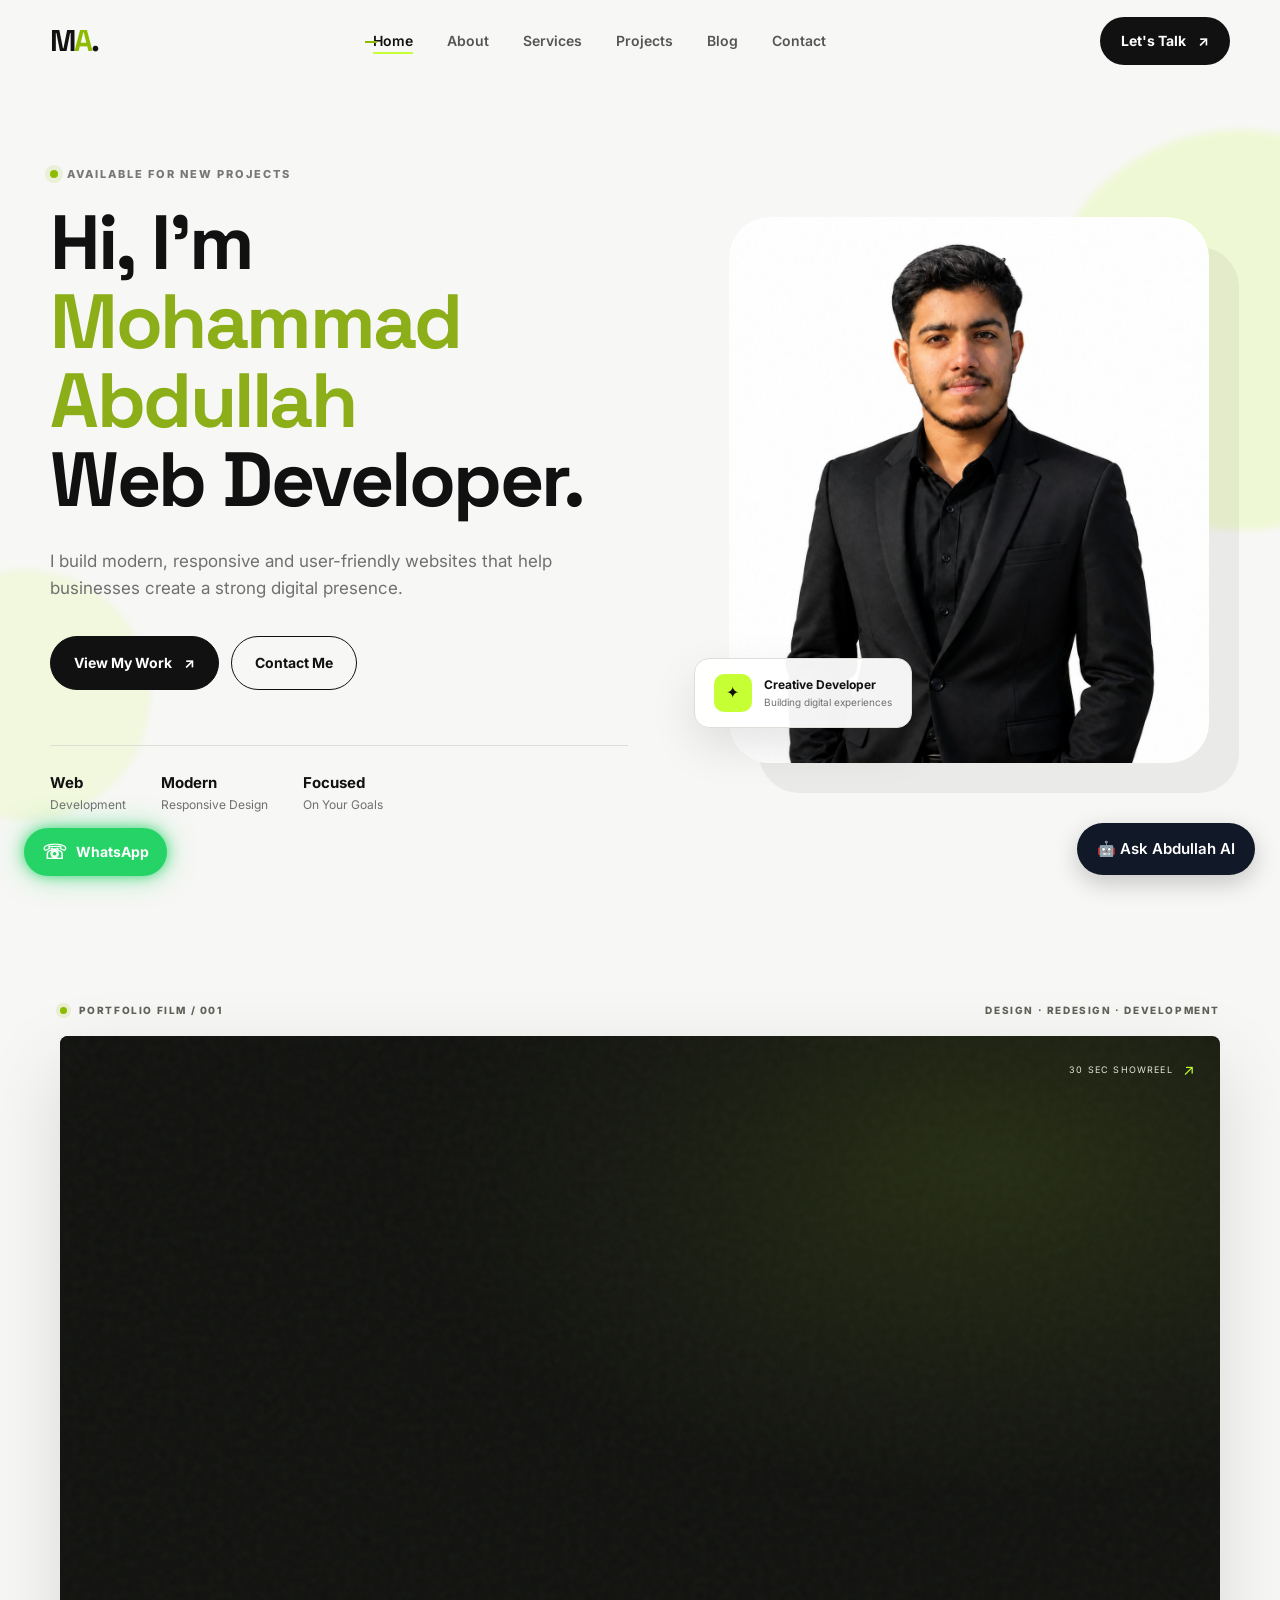
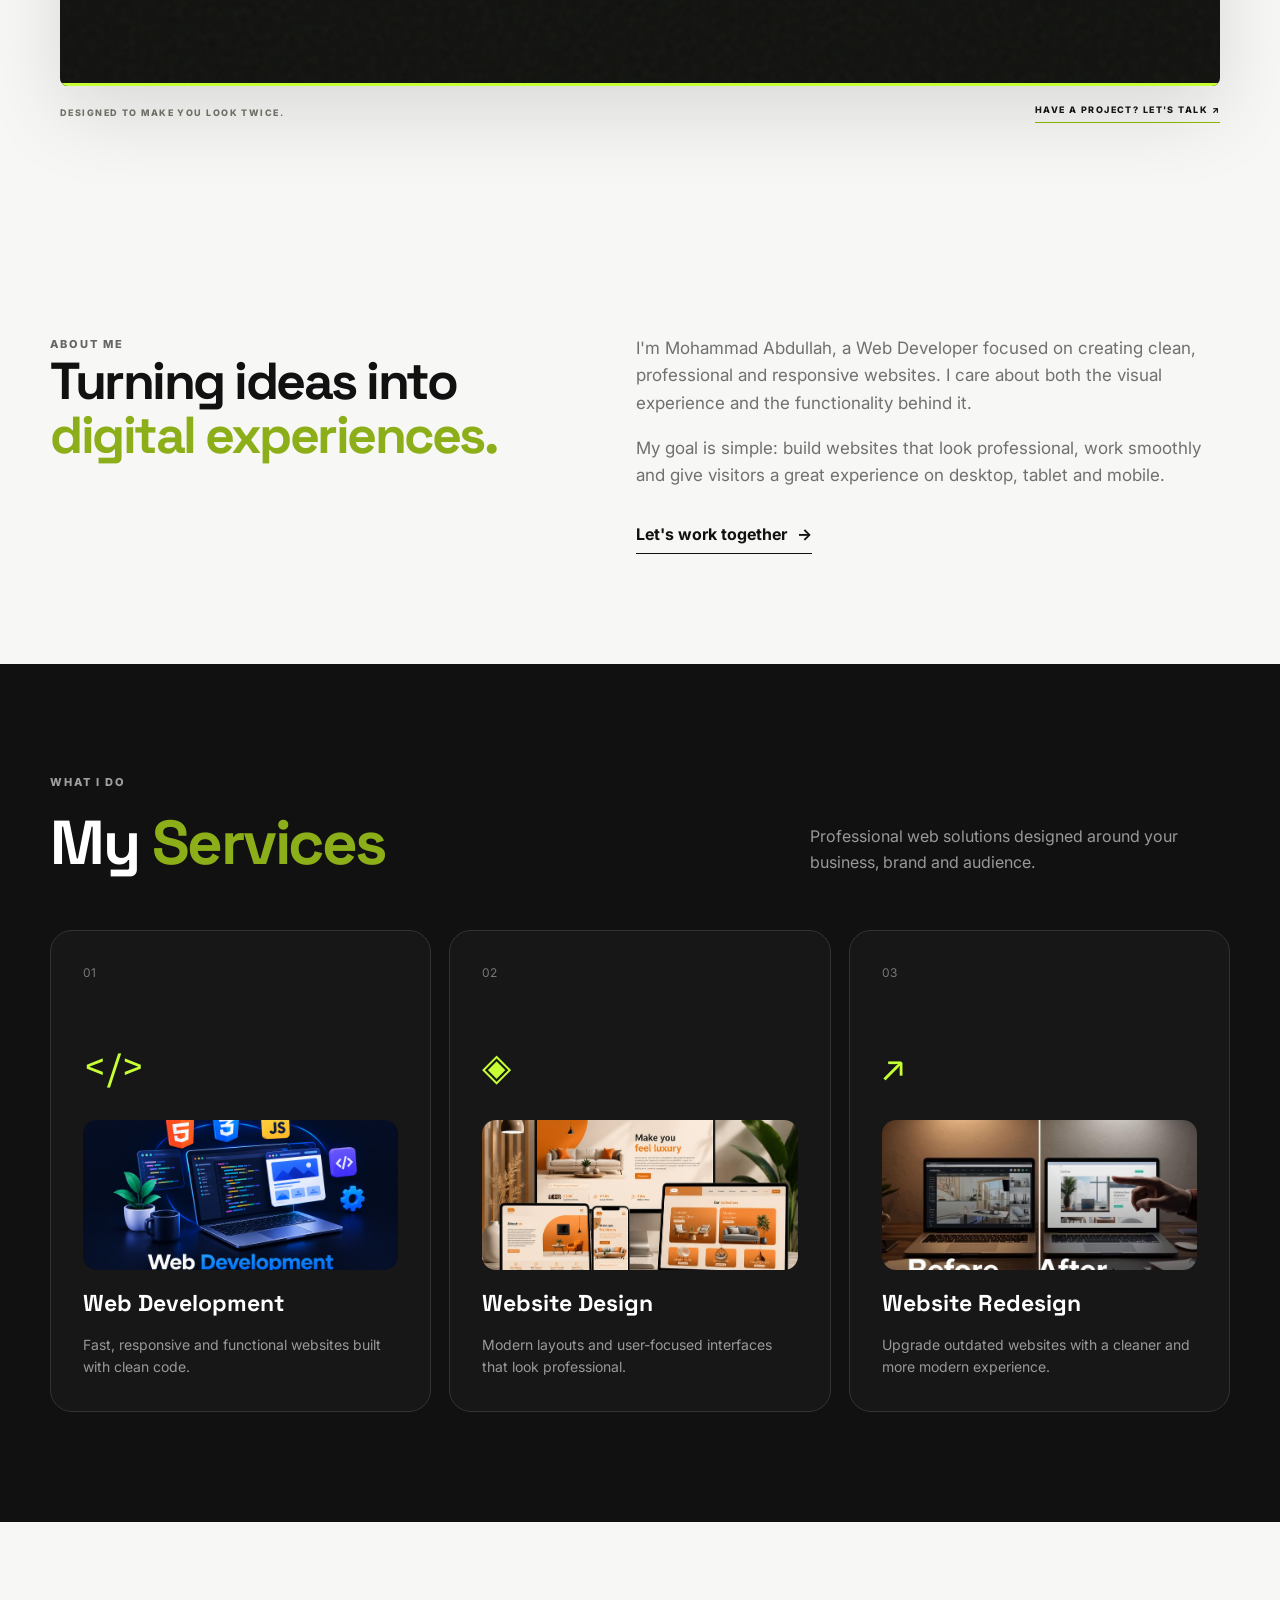
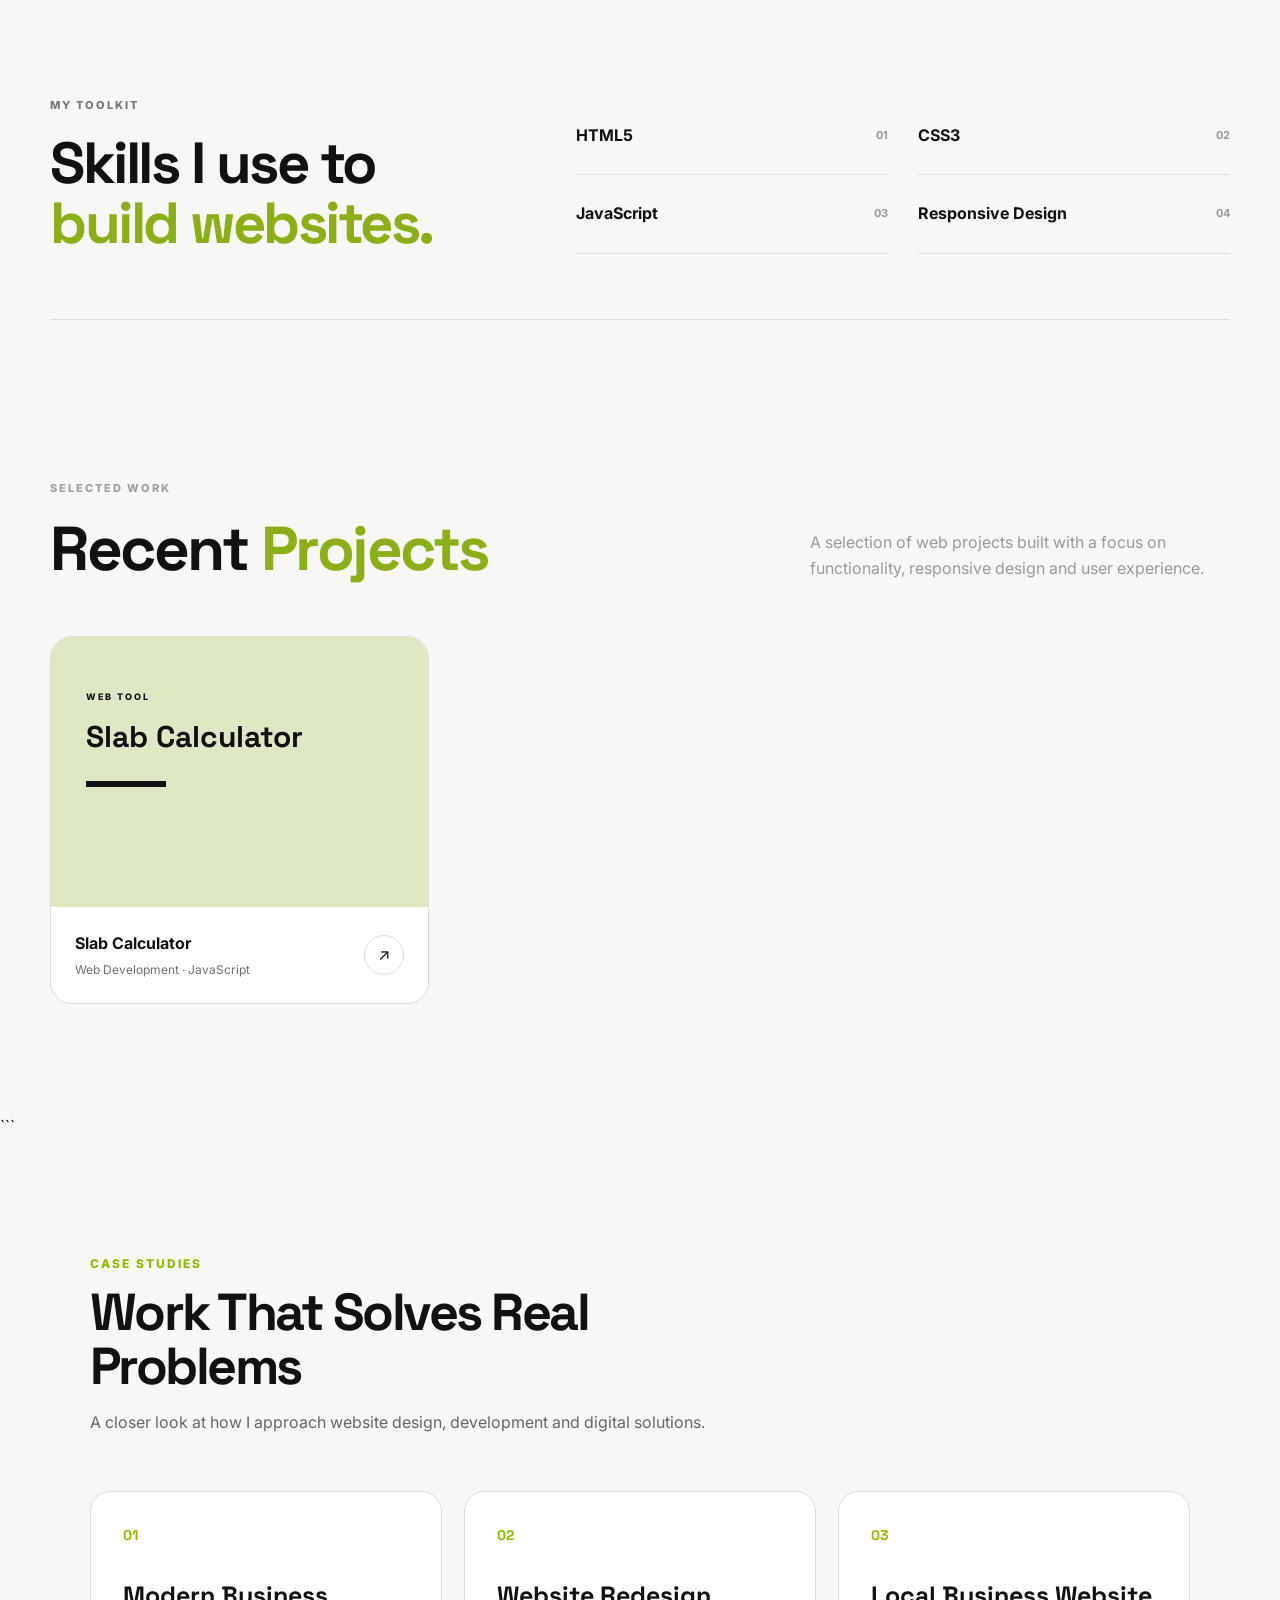
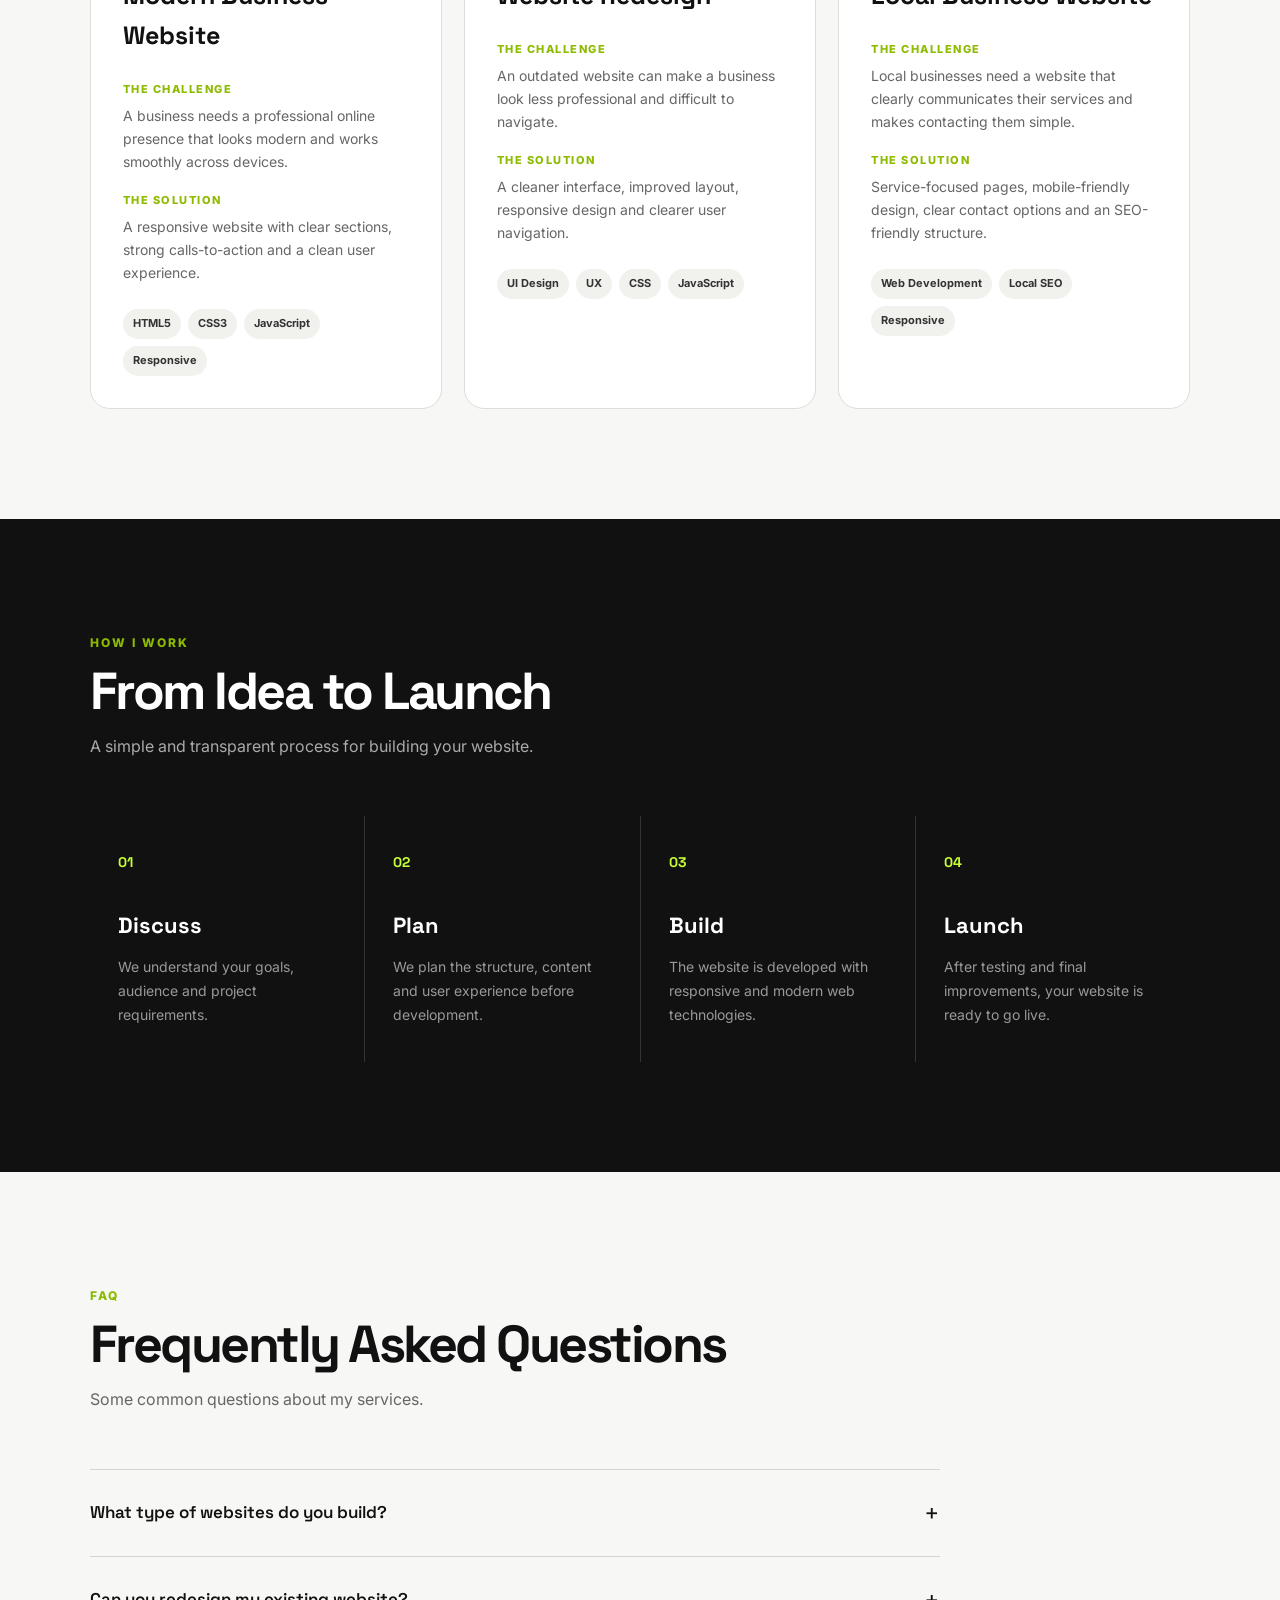
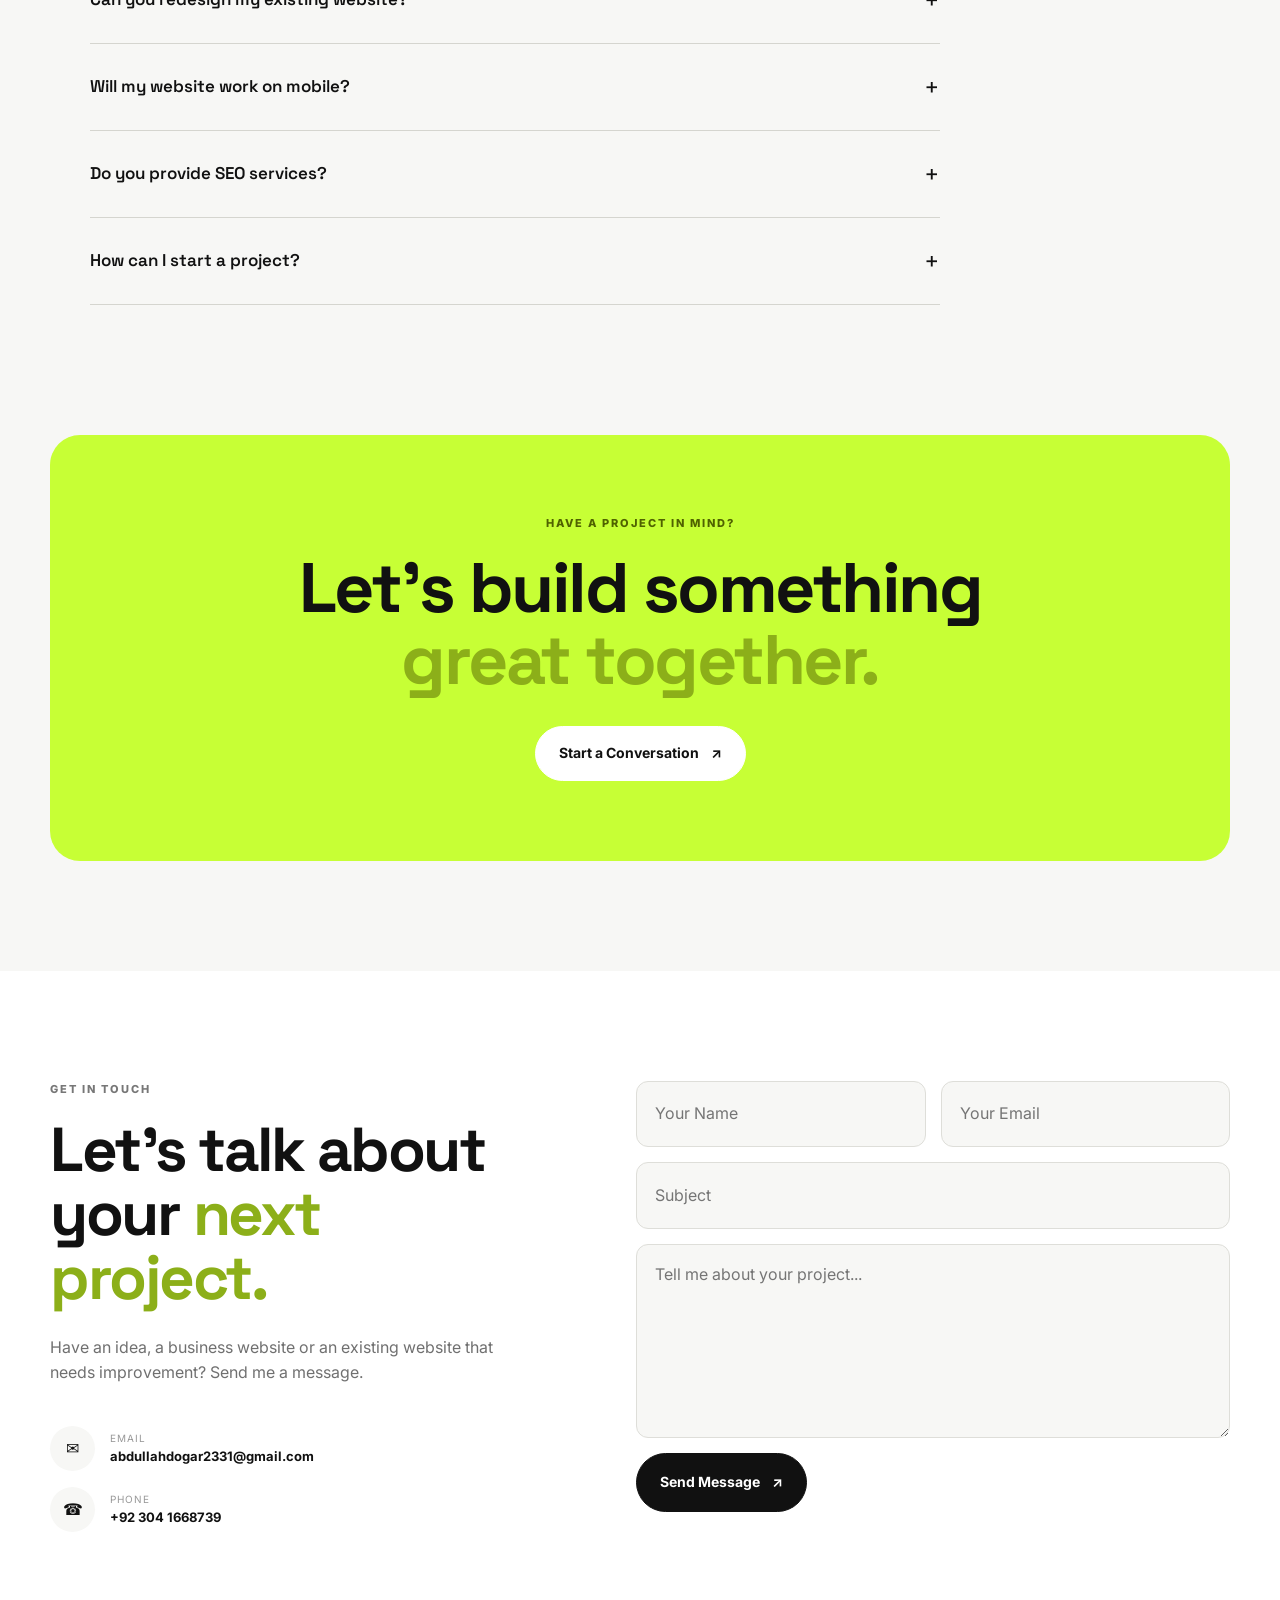
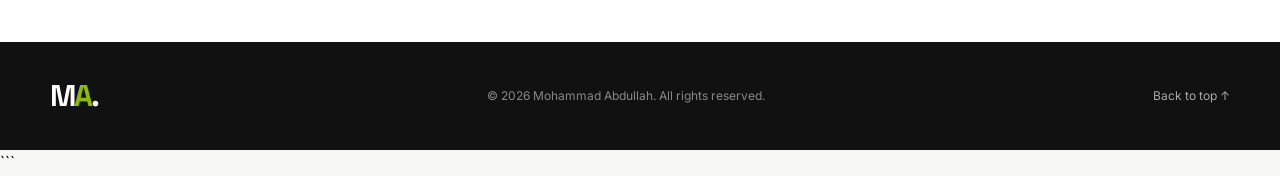
<file: index.html>
<!DOCTYPE html>
<html lang="en">
<head>
    <meta charset="UTF-8">
    <meta name="viewport" content="width=device-width, initial-scale=1.0">
    <meta name="description" content="Explore Mohammad Abdullah's web development portfolio featuring modern websites, responsive design, redesigns and digital solutions for businesses.">
    <meta name="theme-color" content="#111111">
    <title>Mohammad Abdullah | Web Developer & Website Designer</title>
    <link rel="icon" type="image/svg+xml" href="./favicon.svg">
    <link rel="shortcut icon" href="./favicon.svg" type="image/svg+xml">

    <link rel="preconnect" href="https://fonts.googleapis.com">
    <link rel="preconnect" href="https://fonts.gstatic.com" crossorigin>
    <link href="https://fonts.googleapis.com/css2?family=Inter:wght@400;500;600;700;800&family=Space+Grotesk:wght@500;600;700&display=swap" rel="stylesheet">

    <link rel="stylesheet" href="style.css">
</head>

<body>

    <!-- Header -->
    <header class="header" id="header">
        <nav class="navbar container">

            <a href="#home" class="logo">M<span>A</span>.</a>

            <button class="menu-toggle" id="menuToggle" aria-label="Open navigation">
                <span></span>
                <span></span>
                <span></span>
            </button>

            <ul class="nav-links" id="navLinks">
                <li><a href="#home" class="nav-link active">Home</a></li>
                <li><a href="#about" class="nav-link">About</a></li>
                <li><a href="#services" class="nav-link">Services</a></li>
                <li><a href="#projects" class="nav-link">Projects</a></li>
                <li><a href="blog.html" class="nav-link">Blog</a></li>
                <li><a href="#contact" class="nav-link">Contact</a></li>
            </ul>

            <a href="#contact" class="nav-button">
                Let's Talk <span>↗</span>
            </a>

        </nav>
    </header>


    <main>

        <!-- =========================================
             HERO
        ========================================== -->

        <section class="hero section" id="home">

            <div class="hero-glow glow-one"></div>
            <div class="hero-glow glow-two"></div>

            <div class="container hero-grid">

                <div class="hero-content reveal">

                    <p class="eyebrow">
                        <span class="dot"></span>
                        Available for new projects
                    </p>

                    <h1>
                        Hi, I'm <span>Mohammad Abdullah</span><br>
                        Web Developer.
                    </h1>

                    <p class="hero-text">
                        I build modern, responsive and user-friendly websites
                        that help businesses create a strong digital presence.
                    </p>

                    <div class="hero-buttons">

                        <a href="#projects" class="btn btn-primary">
                            View My Work <span>↗</span>
                        </a>

                        <a href="#contact" class="btn btn-outline">
                            Contact Me
                        </a>

                    </div>

                    <div class="hero-meta">

                        <div>
                            <strong>Web</strong>
                            <span>Development</span>
                        </div>

                        <div>
                            <strong>Modern</strong>
                            <span>Responsive Design</span>
                        </div>

                        <div>
                            <strong>Focused</strong>
                            <span>On Your Goals</span>
                        </div>

                    </div>

                </div>


                <div class="hero-image-wrap reveal">

                    <div class="image-frame">

                        <div class="image-decoration"></div>

                        <img
                            src="WhatsApp Image 2026-09-03 at 12.23.38 AM.jpeg"
                            alt="Mohammad Abdullah - Web Developer"
                        >

                    </div>

                    <div class="floating-card">

                        <span class="card-icon">✦</span>

                        <div>
                            <strong>Creative Developer</strong>
                            <small>Building digital experiences</small>
                        </div>

                    </div>

                </div>

            </div>
        </section>


        <!-- 30-second cinematic portfolio showreel -->
        <section class="showreel-section" id="showreel" aria-label="30-second portfolio showreel">
            <div class="showreel-shell">
                <div class="showreel-topline">
                    <span><i class="showreel-live-dot"></i> PORTFOLIO FILM / 001</span>
                    <span>DESIGN · REDESIGN · DEVELOPMENT</span>
                </div>

                <div class="showreel-stage">
                    <div class="showreel-grain"></div>
                    <div class="showreel-scene scene-one">
                        <p class="scene-kicker">YOUR NEXT DIGITAL CHAPTER</p>
                        <h2>MAKE YOUR<br><span>FIRST IMPRESSION</span><br>UNFORGETTABLE.</h2>
                        <div class="scene-orbit"></div>
                        <p class="scene-bottom">MOHAMMAD ABDULLAH <b>— WEB DEVELOPER</b></p>
                    </div>

                    <div class="showreel-scene scene-two">
                        <div class="scene-copy">
                            <p class="scene-kicker">01 / WEBSITE DESIGN</p>
                            <h2>Beautiful by design.<br><span>Built around you.</span></h2>
                            <p>Distinctive visuals. Clear messaging. Seamless experiences.</p>
                        </div>
                        <div class="browser-mock browser-design">
                            <div class="browser-bar"><i></i><i></i><i></i><span>yourbrand.com</span></div>
                            <div class="mock-nav"><b>YOUR BRAND.</b><span>ABOUT　 WORK　 CONTACT</span></div>
                            <div class="mock-hero"><small>MADE TO STAND OUT</small><strong>Ideas into<br>experiences.</strong><div class="mock-pill">EXPLORE ↗</div></div>
                            <div class="mock-blocks"><i></i><i></i><i></i></div>
                        </div>
                    </div>

                    <div class="showreel-scene scene-three">
                        <div class="scene-copy">
                            <p class="scene-kicker">02 / WEBSITE REDESIGN</p>
                            <h2>Old website.<br><span>New energy.</span></h2>
                            <p>Modern layouts that make your business feel ready for what’s next.</p>
                        </div>
                        <div class="redesign-compare">
                            <div class="old-site"><small>BEFORE</small><div class="old-lines"></div><div class="old-lines short"></div><div class="old-boxes"><i></i><i></i></div></div>
                            <div class="compare-arrow">↗</div>
                            <div class="new-site"><small>AFTER</small><div class="new-head">A BETTER<br>WEB EXPERIENCE.</div><div class="new-cta">LET'S TALK ↗</div><div class="new-stripes"></div></div>
                        </div>
                    </div>

                    <div class="showreel-scene scene-four">
                        <div class="scene-copy">
                            <p class="scene-kicker">03 / RESPONSIVE DEVELOPMENT</p>
                            <h2>Every screen.<br><span>One great experience.</span></h2>
                            <p>Responsive, user-friendly websites designed for real people.</p>
                        </div>
                        <div class="device-lineup">
                            <div class="device device-desktop"><div class="device-screen"><b>YOUR<br>NEXT BIG<br><em>IDEA.</em></b><i></i><i></i></div></div>
                            <div class="device device-tablet"><div class="device-screen"><b>DESIGNED<br>TO MOVE.</b><i></i><i></i></div></div>
                            <div class="device device-phone"><div class="device-screen"><b>HELLO<br><em>WORLD.</em></b><i></i></div></div>
                        </div>
                    </div>

                    <div class="showreel-scene scene-five">
                        <div class="showreel-profile">
                            <div class="showreel-portrait-wrap">
                                <img src="WhatsApp%20Image%202026-09-03%20at%2012.23.38%20AM.jpeg" alt="Mohammad Abdullah">
                            </div>
                            <div class="showreel-profile-copy">
                                <p class="scene-kicker">LET'S CREATE SOMETHING MEANINGFUL</p>
                                <h2>I'm Mohammad<br><span>Abdullah.</span></h2>
                                <p>Web Developer · Website Design · Website Redesign</p>
                                <a href="#contact" class="showreel-cta">LET'S TALK ABOUT YOUR PROJECT <span>↗</span></a>
                                <small>abdullahdogar2331@gmail.com</small>
                            </div>
                        </div>
                        <div class="scene-final-word">YOUR VISION. YOUR WEBSITE. YOUR NEXT MOVE.</div>
                    </div>

                    <div class="showreel-overlay-label">30 SEC SHOWREEL <span>↗</span></div>
                    <div class="showreel-progress"><span></span></div>
                </div>

                <div class="showreel-footer">
                    <span>DESIGNED TO MAKE YOU LOOK TWICE.</span>
                    <a href="#contact">HAVE A PROJECT? LET'S TALK ↗</a>
                </div>
            </div>
        </section>

        <!-- =========================================
             ABOUT
        ========================================== -->

        <section class="about section" id="about">

            <div class="container two-column">

                <div class="section-heading reveal">

                    <p class="eyebrow">About Me</p>

                    <h2>
                        Turning ideas into
                        <span>digital experiences.</span>
                    </h2>

                </div>


                <div class="about-content reveal">

                    <p>
                        I'm Mohammad Abdullah, a Web Developer focused on creating
                        clean, professional and responsive websites. I care about
                        both the visual experience and the functionality behind it.
                    </p>

                    <p>
                        My goal is simple: build websites that look professional,
                        work smoothly and give visitors a great experience on
                        desktop, tablet and mobile.
                    </p>

                    <a href="#contact" class="text-link">
                        Let's work together <span>→</span>
                    </a>

                </div>

            </div>

        </section>


        <!-- =========================================
             SERVICES
        ========================================== -->

        <section class="services section" id="services">

            <div class="container">

                <div class="section-top reveal">

                    <div>

                        <p class="eyebrow">What I Do</p>

                        <h2>
                            My <span>Services</span>
                        </h2>

                    </div>

                    <p class="section-description">
                        Professional web solutions designed around your business,
                        brand and audience.
                    </p>

                </div>


                <div class="service-grid">

                    <article class="service-card reveal">

                        <div class="service-number">01</div>

                        <div class="service-icon">&lt;/&gt;</div>

                        <img
                            src="ChatGPT Image Sep 6, 2026, 04_58_15 PM.png"
                            alt="Web Development"
                        >

                        <h3>Web Development</h3>

                        <p>
                            Fast, responsive and functional websites built with clean code.
                        </p>

                    </article>


                    <article class="service-card reveal">

                        <div class="service-number">02</div>

                        <div class="service-icon">◈</div>

                        <img
                            src="Modern Furniture Website UI Design _ eCommerce Landing Page Inspiration.jpeg"
                            alt="Website Design"
                        >

                        <h3>Website Design</h3>

                        <p>
                            Modern layouts and user-focused interfaces that look professional.
                        </p>

                    </article>


                    <article class="service-card reveal">

                        <div class="service-number">03</div>

                        <div class="service-icon">↗</div>

                        <img
                            src="A clean redesign can double your trust, double your conversions_.jpeg"
                            alt="Website Redesign"
                        >

                        <h3>Website Redesign</h3>

                        <p>
                            Upgrade outdated websites with a cleaner and more modern experience.
                        </p>

                    </article>

                </div>

            </div>

        </section>


        <!-- =========================================
             SKILLS
        ========================================== -->

        <section class="skills section">

            <div class="container skills-box reveal">

                <div>

                    <p class="eyebrow">My Toolkit</p>

                    <h2>
                        Skills I use to<br>
                        <span>build websites.</span>
                    </h2>

                </div>


                <div class="skill-list">

                    <div class="skill-item">
                        <span>HTML5</span>
                        <b>01</b>
                    </div>

                    <div class="skill-item">
                        <span>CSS3</span>
                        <b>02</b>
                    </div>

                    <div class="skill-item">
                        <span>JavaScript</span>
                        <b>03</b>
                    </div>

                    <div class="skill-item">
                        <span>Responsive Design</span>
                        <b>04</b>
                    </div>

                </div>

            </div>

        </section>

<!-- Projects -->
<section class="projects section" id="projects">
    <div class="container">

        <div class="section-top reveal">
            <div>
                <p class="eyebrow">Selected Work</p>
                <h2>Recent <span>Projects</span></h2>
            </div>

            <p class="section-description">
                A selection of web projects built with a focus on
                functionality, responsive design and user experience.
            </p>
        </div>

        <div class="project-grid">

            <!-- Slab Calculator -->
            <article class="project-card reveal">

                <div class="project-preview preview-one">
                    <div class="preview-content">
                        <span>WEB TOOL</span>
                        <h3>Slab Calculator</h3>
                        <div class="preview-line"></div>
                    </div>
                </div>

                <div class="project-info">
                    <div>
                        <h3>Slab Calculator</h3>
                        <p>Web Development · JavaScript</p>
                    </div>

                    <a
                        href="https://abdullahdogar2331-beep.github.io/concrete-slab-calculator/#top"
                        target="_blank"
                        rel="noopener noreferrer"
                        aria-label="Visit Slab Calculator"
                    >
                        ↗
                    </a>
                </div>

            </article>

        </div>
    </div>
</section>
```


        <!-- =========================================
             CASE STUDIES
        ========================================== -->

        <section class="case-studies reveal" id="case-studies">

            <div class="section-heading">

                <span>CASE STUDIES</span>

                <h2>Work That Solves Real Problems</h2>

                <p>
                    A closer look at how I approach website design,
                    development and digital solutions.
                </p>

            </div>


            <div class="case-grid">

                <article class="case-card">

                    <div class="case-number">01</div>

                    <h3>Modern Business Website</h3>

                    <p class="case-label">The Challenge</p>

                    <p>
                        A business needs a professional online presence
                        that looks modern and works smoothly across devices.
                    </p>

                    <p class="case-label">The Solution</p>

                    <p>
                        A responsive website with clear sections,
                        strong calls-to-action and a clean user experience.
                    </p>

                    <div class="case-tech">

                        <span>HTML5</span>
                        <span>CSS3</span>
                        <span>JavaScript</span>
                        <span>Responsive</span>

                    </div>

                </article>


                <article class="case-card">

                    <div class="case-number">02</div>

                    <h3>Website Redesign</h3>

                    <p class="case-label">The Challenge</p>

                    <p>
                        An outdated website can make a business look less
                        professional and difficult to navigate.
                    </p>

                    <p class="case-label">The Solution</p>

                    <p>
                        A cleaner interface, improved layout, responsive
                        design and clearer user navigation.
                    </p>

                    <div class="case-tech">

                        <span>UI Design</span>
                        <span>UX</span>
                        <span>CSS</span>
                        <span>JavaScript</span>

                    </div>

                </article>


                <article class="case-card">

                    <div class="case-number">03</div>

                    <h3>Local Business Website</h3>

                    <p class="case-label">The Challenge</p>

                    <p>
                        Local businesses need a website that clearly
                        communicates their services and makes contacting
                        them simple.
                    </p>

                    <p class="case-label">The Solution</p>

                    <p>
                        Service-focused pages, mobile-friendly design,
                        clear contact options and an SEO-friendly structure.
                    </p>

                    <div class="case-tech">

                        <span>Web Development</span>
                        <span>Local SEO</span>
                        <span>Responsive</span>

                    </div>

                </article>

            </div>

        </section>


        <!-- =========================================
             HOW I WORK
        ========================================== -->

        <section class="how-work reveal" id="how-i-work">

            <div class="section-heading">

                <span>HOW I WORK</span>

                <h2>From Idea to Launch</h2>

                <p>
                    A simple and transparent process for building your website.
                </p>

            </div>


            <div class="work-grid">

                <div class="work-step">

                    <div class="work-number">01</div>

                    <h3>Discuss</h3>

                    <p>
                        We understand your goals, audience and project
                        requirements.
                    </p>

                </div>


                <div class="work-step">

                    <div class="work-number">02</div>

                    <h3>Plan</h3>

                    <p>
                        We plan the structure, content and user experience
                        before development.
                    </p>

                </div>


                <div class="work-step">

                    <div class="work-number">03</div>

                    <h3>Build</h3>

                    <p>
                        The website is developed with responsive and
                        modern web technologies.
                    </p>

                </div>


                <div class="work-step">

                    <div class="work-number">04</div>

                    <h3>Launch</h3>

                    <p>
                        After testing and final improvements, your website
                        is ready to go live.
                    </p>

                </div>

            </div>

        </section>


        <!-- =========================================
             FAQ
        ========================================== -->

        <section class="faq-section reveal" id="faq">

            <div class="section-heading">

                <span>FAQ</span>

                <h2>Frequently Asked Questions</h2>

                <p>
                    Some common questions about my services.
                </p>

            </div>


            <div class="faq-container">

                <details class="faq-item">

                    <summary>
                        What type of websites do you build?
                        <span>+</span>
                    </summary>

                    <p>
                        I build modern, responsive websites for businesses,
                        personal brands and other online projects.
                    </p>

                </details>


                <details class="faq-item">

                    <summary>
                        Can you redesign my existing website?
                        <span>+</span>
                    </summary>

                    <p>
                        Yes. Existing websites can be redesigned with a
                        cleaner layout, better responsiveness and improved
                        user experience.
                    </p>

                </details>


                <details class="faq-item">

                    <summary>
                        Will my website work on mobile?
                        <span>+</span>
                    </summary>

                    <p>
                        Yes. Websites are designed to work across desktop,
                        tablet and mobile screen sizes.
                    </p>

                </details>


                <details class="faq-item">

                    <summary>
                        Do you provide SEO services?
                        <span>+</span>
                    </summary>

                    <p>
                        Local SEO and SEO-friendly website structures can
                        be included depending on the project requirements.
                    </p>

                </details>


                <details class="faq-item">

                    <summary>
                        How can I start a project?
                        <span>+</span>
                    </summary>

                    <p>
                        Use the contact form or WhatsApp button on this
                        website to get in touch and discuss your project.
                    </p>

                </details>

            </div>

        </section>


        <!-- =========================================
             CTA
        ========================================== -->

        <section class="cta section">

            <div class="container cta-box reveal">

                <p class="eyebrow">
                    Have a project in mind?
                </p>

                <h2>
                    Let's build something
                    <span>great together.</span>
                </h2>

                <a href="#contact" class="btn btn-light">
                    Start a Conversation <span>↗</span>
                </a>

            </div>

        </section>


        <!-- =========================================
             CONTACT
        ========================================== -->

        <section class="contact section" id="contact">

            <div class="container contact-grid">

                <div class="contact-copy reveal">

                    <p class="eyebrow">
                        Get In Touch
                    </p>

                    <h2>
                        Let's talk about your
                        <span>next project.</span>
                    </h2>

                    <p>
                        Have an idea, a business website or an existing website
                        that needs improvement? Send me a message.
                    </p>


                    <div class="contact-details">

                        <a href="mailto:abdullahdogar2331@gmail.com">

                            <span>✉</span>

                            <div>
                                <small>Email</small>
                                <strong>abdullahdogar2331@gmail.com</strong>
                            </div>

                        </a>


                        <a href="tel:+923041668739">

                            <span>☎</span>

                            <div>
                                <small>Phone</small>
                                <strong>+92 304 1668739</strong>
                            </div>

                        </a>

                    </div>

                </div>


                <form
                    class="contact-form reveal"
                    id="contactForm"
                    action="https://formsubmit.co/abdullahdogar2331@gmail.com"
                    method="POST"
                >

                    <div class="form-row">

                        <input
                            type="text"
                            id="name"
                            name="name"
                            placeholder="Your Name"
                            required
                        >

                        <input
                            type="email"
                            id="email"
                            name="email"
                            placeholder="Your Email"
                            required
                        >

                    </div>


                    <input
                        type="text"
                        id="subject"
                        name="subject"
                        placeholder="Subject"
                        required
                    >


                    <textarea
                        id="message"
                        name="message"
                        rows="6"
                        placeholder="Tell me about your project..."
                        required
                    ></textarea>


                    <button type="submit" class="btn btn-primary">
                        Send Message <span>↗</span>
                    </button>

                    <p class="form-status" id="formStatus"></p>

                </form>

            </div>

        </section>

    </main>


    <!-- =========================================
         FOOTER
    ========================================== -->

    <footer class="footer">

        <div class="container footer-inner">

            <a href="#home" class="logo">
                M<span>A</span>.
            </a>

            <p>
                © <span id="year"></span>
                Mohammad Abdullah. All rights reserved.
            </p>

            <a href="#home" class="back-top">
                Back to top ↑
            </a>

        </div>

    </footer>


    <!-- =========================================
         AI CHATBOT
    ========================================== -->

    <div class="ai-chatbot">

        <button id="aiChatButton">
            🤖 Ask Abdullah AI
        </button>


        <div class="ai-chat-box" id="aiChatBox">

            <div class="ai-chat-header">

                <span>
                    🤖 Abdullah AI
                </span>

                <button id="aiCloseButton">
                    ×
                </button>

            </div>


            <div class="ai-chat-messages" id="aiMessages">

                <div class="ai-message ai-bot">
                    Hi! 👋 I'm Abdullah's AI assistant. How can I help you?
                </div>

            </div>


            <div class="ai-chat-input">

                <input
                    type="text"
                    id="aiInput"
                    placeholder="Ask me something..."
                >

                <button id="aiSendButton">
                    Send
                </button>

            </div>

        </div>

    </div>


    <script src="script.js"></script>


    <!-- =========================================
         WHATSAPP CONTACT BUTTON
    ========================================== -->

    <a
        href="https://wa.me/923041668739"
        class="whatsapp-button"
        target="_blank"
        rel="noopener noreferrer"
        aria-label="Contact Mohammad Abdullah on WhatsApp"
    >

        <span class="whatsapp-icon">
            ☏
        </span>

        <span class="whatsapp-text">
            WhatsApp
        </span>

    </a>

</body>
</html>
```
</file>
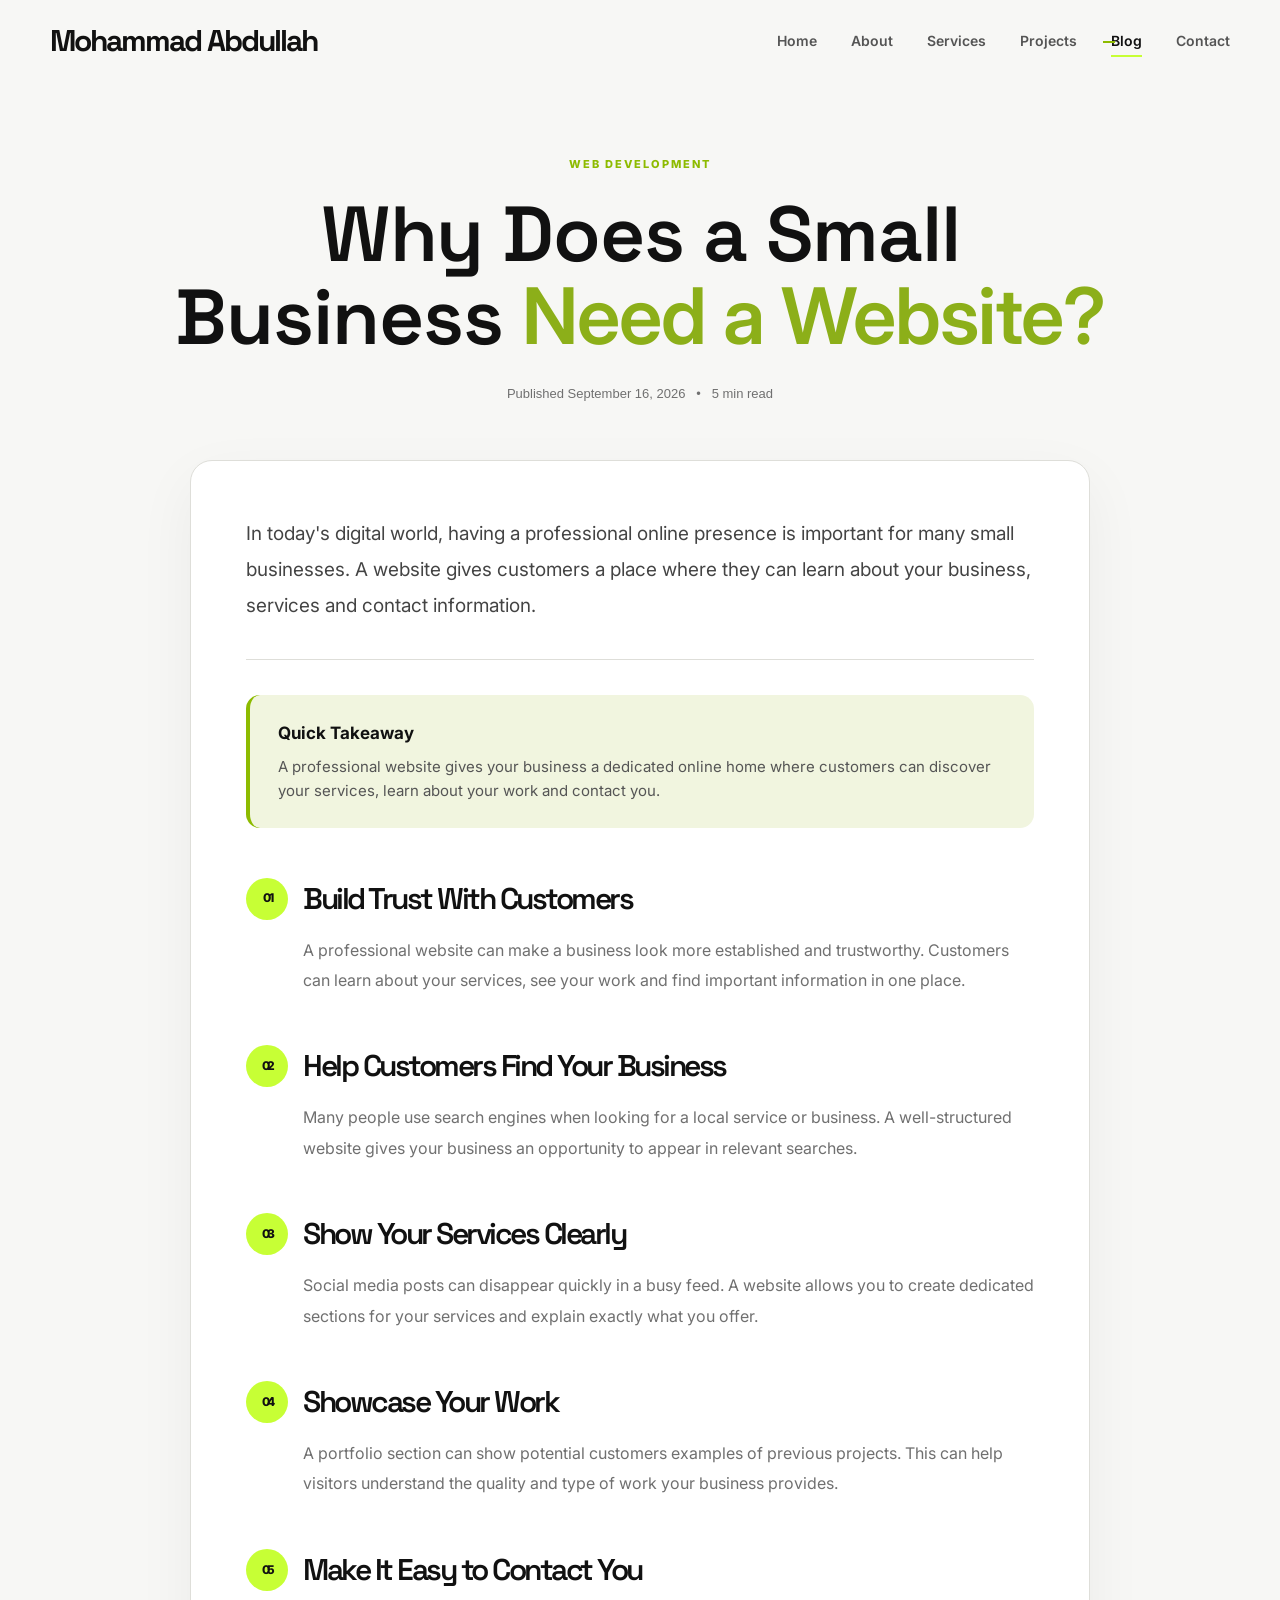
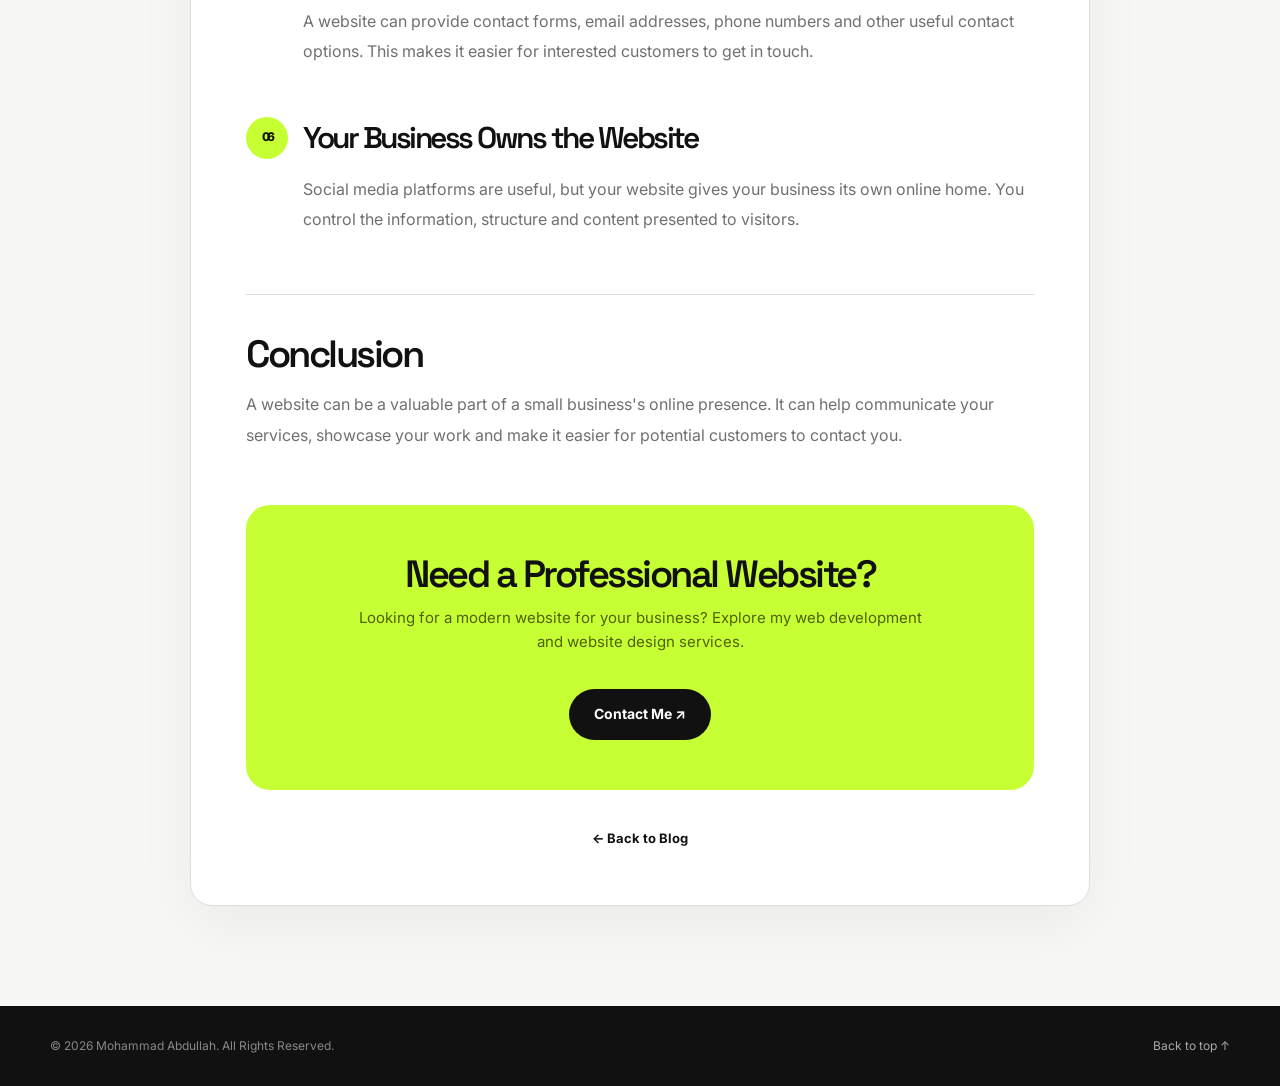
<file: blog-small-business-website.html>
<!DOCTYPE html>
<html lang="en">
<head>
    <meta charset="UTF-8">
    <meta name="viewport" content="width=device-width, initial-scale=1.0">

    <title>Why Does a Small Business Need a Website? | Mohammad Abdullah</title>

    <meta name="description" content="Learn why a professional website can help small businesses build trust, reach customers and grow their online presence.">

    <!-- Premium Fonts -->
    <link rel="preconnect" href="https://fonts.googleapis.com">
<link rel="preconnect" href="https://fonts.gstatic.com" crossorigin>
<link href="https://fonts.googleapis.com/css2?family=Inter:wght@400;500;600;700&family=Space+Grotesk:wght@400;500;600;700&display=swap" rel="stylesheet">

    <link rel="stylesheet" href="style.css">

    <style>

        /* BLOG FONT */

        .article-hero h1,
        .article-section h2,
        .article-conclusion h2,
        .article-cta h2 {
            font-family: "Space Grotesk", sans-serif;
            font-weight: 600;
        }

        .article-card,
        .article-card p,
        .article-intro,
        .article-highlight {
        font-family: "Inter", sans-serif;
        }


        /* ARTICLE DESIGN */

        .article-page {
            padding: 150px 20px 100px;
            background: var(--bg);
        }

        .article-hero {
            max-width: 950px;
            margin: 0 auto 55px;
            text-align: center;
        }

        .article-label {
            display: inline-block;
            color: var(--accent-dark);
            font-size: 11px;
            font-weight: 800;
            letter-spacing: 2px;
            text-transform: uppercase;
            margin-bottom: 20px;
        }

        .article-hero h1 {
            font-size: clamp(48px, 7vw, 78px);
            line-height: 1.05;
            letter-spacing: -1px;
            color: var(--dark);
        }

        .article-hero h1 span {
            color: #8caf19;
        }

        .article-meta {
            margin-top: 25px;
            color: var(--muted);
            font-family: "Manrope", sans-serif;
            font-size: 13px;
        }

        .article-container {
            max-width: 900px;
            margin: auto;
        }

        .article-card {
            background: white;
            border: 1px solid var(--line);
            border-radius: 22px;
            padding: 55px;
            box-shadow: 0 20px 60px rgba(17,17,17,0.05);
        }

        .article-intro {
            font-size: 19px !important;
            line-height: 1.9 !important;
            color: #444 !important;
            padding-bottom: 35px;
            border-bottom: 1px solid var(--line);
        }

        .article-highlight {
            margin: 35px 0 45px;
            padding: 25px 28px;
            background: #f1f5df;
            border-left: 4px solid var(--accent-dark);
            border-radius: 14px;
        }

        .article-highlight strong {
            display: block;
            margin-bottom: 7px;
            font-size: 17px;
        }

        .article-highlight p {
            margin: 0 !important;
            font-size: 15px !important;
            color: #555 !important;
        }

        .article-section {
            margin-top: 50px;
        }

        .article-section h2 {
            display: flex;
            align-items: center;
            gap: 15px;
            font-size: 30px;
            line-height: 1.2;
            margin-bottom: 15px;
        }

        .section-number {
            width: 42px;
            height: 42px;
            flex-shrink: 0;
            display: grid;
            place-items: center;
            border-radius: 50%;
            background: var(--accent);
            color: var(--dark);
            font-family: "Manrope", sans-serif;
            font-size: 12px;
            font-weight: 800;
        }

        .article-section p {
            margin-left: 57px;
            color: var(--muted);
            font-size: 16px;
            line-height: 1.9;
        }

        .article-conclusion {
            margin-top: 60px;
            padding-top: 40px;
            border-top: 1px solid var(--line);
        }

        .article-conclusion h2 {
            font-size: 38px;
            margin-bottom: 15px;
        }

        .article-conclusion p {
            color: var(--muted);
            font-size: 16px;
            line-height: 1.9;
        }

        .article-cta {
            margin-top: 55px;
            padding: 50px 30px;
            background: var(--accent);
            border: none;
            border-radius: 24px;
            text-align: center;
        }

        .article-cta h2 {
            margin: 0 0 12px;
            font-size: 38px;
        }

        .article-cta p {
            max-width: 570px;
            margin: 0 auto 25px;
            color: #4f6200;
            font-size: 15px;
        }

        .article-cta a {
            display: inline-flex;
            padding: 14px 25px;
            background: var(--dark);
            color: white;
            border-radius: 999px;
            font-family: "Manrope", sans-serif;
            font-size: 14px;
            font-weight: 700;
        }

        .article-cta a:hover {
            transform: translateY(-3px);
        }

        .back-blog {
            text-align: center;
            margin-top: 35px;
        }

        .back-blog a {
            font-family: "Manrope", sans-serif;
            font-size: 13px;
            font-weight: 700;
        }


        /* MOBILE */

        @media (max-width: 620px) {

            .article-page {
                padding: 120px 14px 70px;
            }

            .article-hero h1 {
                font-size: 45px;
            }

            .article-card {
                padding: 30px 22px;
            }

            .article-section h2 {
                font-size: 24px;
            }

            .article-section p {
                margin-left: 0;
                font-size: 15px;
            }

            .article-cta h2 {
                font-size: 30px;
            }
        }

    </style>
</head>

<body>

    <!-- HEADER -->

    <header class="header">

        <div class="container">

            <nav class="navbar">

                <a href="index.html" class="logo">
                    Mohammad Abdullah
                </a>

                <div class="nav-links">

                    <a href="index.html" class="nav-link">Home</a>

                    <a href="index.html#about" class="nav-link">About</a>

                    <a href="index.html#services" class="nav-link">Services</a>

                    <a href="index.html#projects" class="nav-link">Projects</a>

                    <a href="blog.html" class="nav-link active">Blog</a>

                    <a href="index.html#contact" class="nav-link">Contact</a>

                </div>

            </nav>

        </div>

    </header>


    <!-- ARTICLE -->

    <main class="article-page">

        <div class="article-hero">

            <div class="article-label">
                Web Development
            </div>

            <h1>
                Why Does a Small Business
                <span>Need a Website?</span>
            </h1>

            <div class="article-meta">
                Published September 16, 2026 &nbsp; • &nbsp; 5 min read
            </div>

        </div>


        <div class="article-container">

            <article class="article-card">

                <p class="article-intro">
                    In today's digital world, having a professional online
                    presence is important for many small businesses. A website
                    gives customers a place where they can learn about your
                    business, services and contact information.
                </p>


                <div class="article-highlight">

                    <strong>Quick Takeaway</strong>

                    <p>
                        A professional website gives your business a dedicated
                        online home where customers can discover your services,
                        learn about your work and contact you.
                    </p>

                </div>


                <section class="article-section">

                    <h2>
                        <span class="section-number">01</span>
                        Build Trust With Customers
                    </h2>

                    <p>
                        A professional website can make a business look more
                        established and trustworthy. Customers can learn about
                        your services, see your work and find important
                        information in one place.
                    </p>

                </section>


                <section class="article-section">

                    <h2>
                        <span class="section-number">02</span>
                        Help Customers Find Your Business
                    </h2>

                    <p>
                        Many people use search engines when looking for a local
                        service or business. A well-structured website gives
                        your business an opportunity to appear in relevant
                        searches.
                    </p>

                </section>


                <section class="article-section">

                    <h2>
                        <span class="section-number">03</span>
                        Show Your Services Clearly
                    </h2>

                    <p>
                        Social media posts can disappear quickly in a busy
                        feed. A website allows you to create dedicated sections
                        for your services and explain exactly what you offer.
                    </p>

                </section>


                <section class="article-section">

                    <h2>
                        <span class="section-number">04</span>
                        Showcase Your Work
                    </h2>

                    <p>
                        A portfolio section can show potential customers
                        examples of previous projects. This can help visitors
                        understand the quality and type of work your business
                        provides.
                    </p>

                </section>


                <section class="article-section">

                    <h2>
                        <span class="section-number">05</span>
                        Make It Easy to Contact You
                    </h2>

                    <p>
                        A website can provide contact forms, email addresses,
                        phone numbers and other useful contact options. This
                        makes it easier for interested customers to get in touch.
                    </p>

                </section>


                <section class="article-section">

                    <h2>
                        <span class="section-number">06</span>
                        Your Business Owns the Website
                    </h2>

                    <p>
                        Social media platforms are useful, but your website
                        gives your business its own online home. You control
                        the information, structure and content presented to
                        visitors.
                    </p>

                </section>


                <div class="article-conclusion">

                    <h2>Conclusion</h2>

                    <p>
                        A website can be a valuable part of a small business's
                        online presence. It can help communicate your services,
                        showcase your work and make it easier for potential
                        customers to contact you.
                    </p>

                </div>


                <div class="article-cta">

                    <h2>Need a Professional Website?</h2>

                    <p>
                        Looking for a modern website for your business?
                        Explore my web development and website design services.
                    </p>

                    <a href="index.html#contact">
                        Contact Me ↗
                    </a>

                </div>


                <div class="back-blog">

                    <a href="blog.html">
                        ← Back to Blog
                    </a>

                </div>

            </article>

        </div>

    </main>


    <!-- FOOTER -->

    <footer class="footer">

        <div class="container footer-inner">

            <p>
                © 2026 Mohammad Abdullah. All Rights Reserved.
            </p>

            <a href="#" class="back-top">
                Back to top ↑
            </a>

        </div>

    </footer>

</body>
</html>
</file>
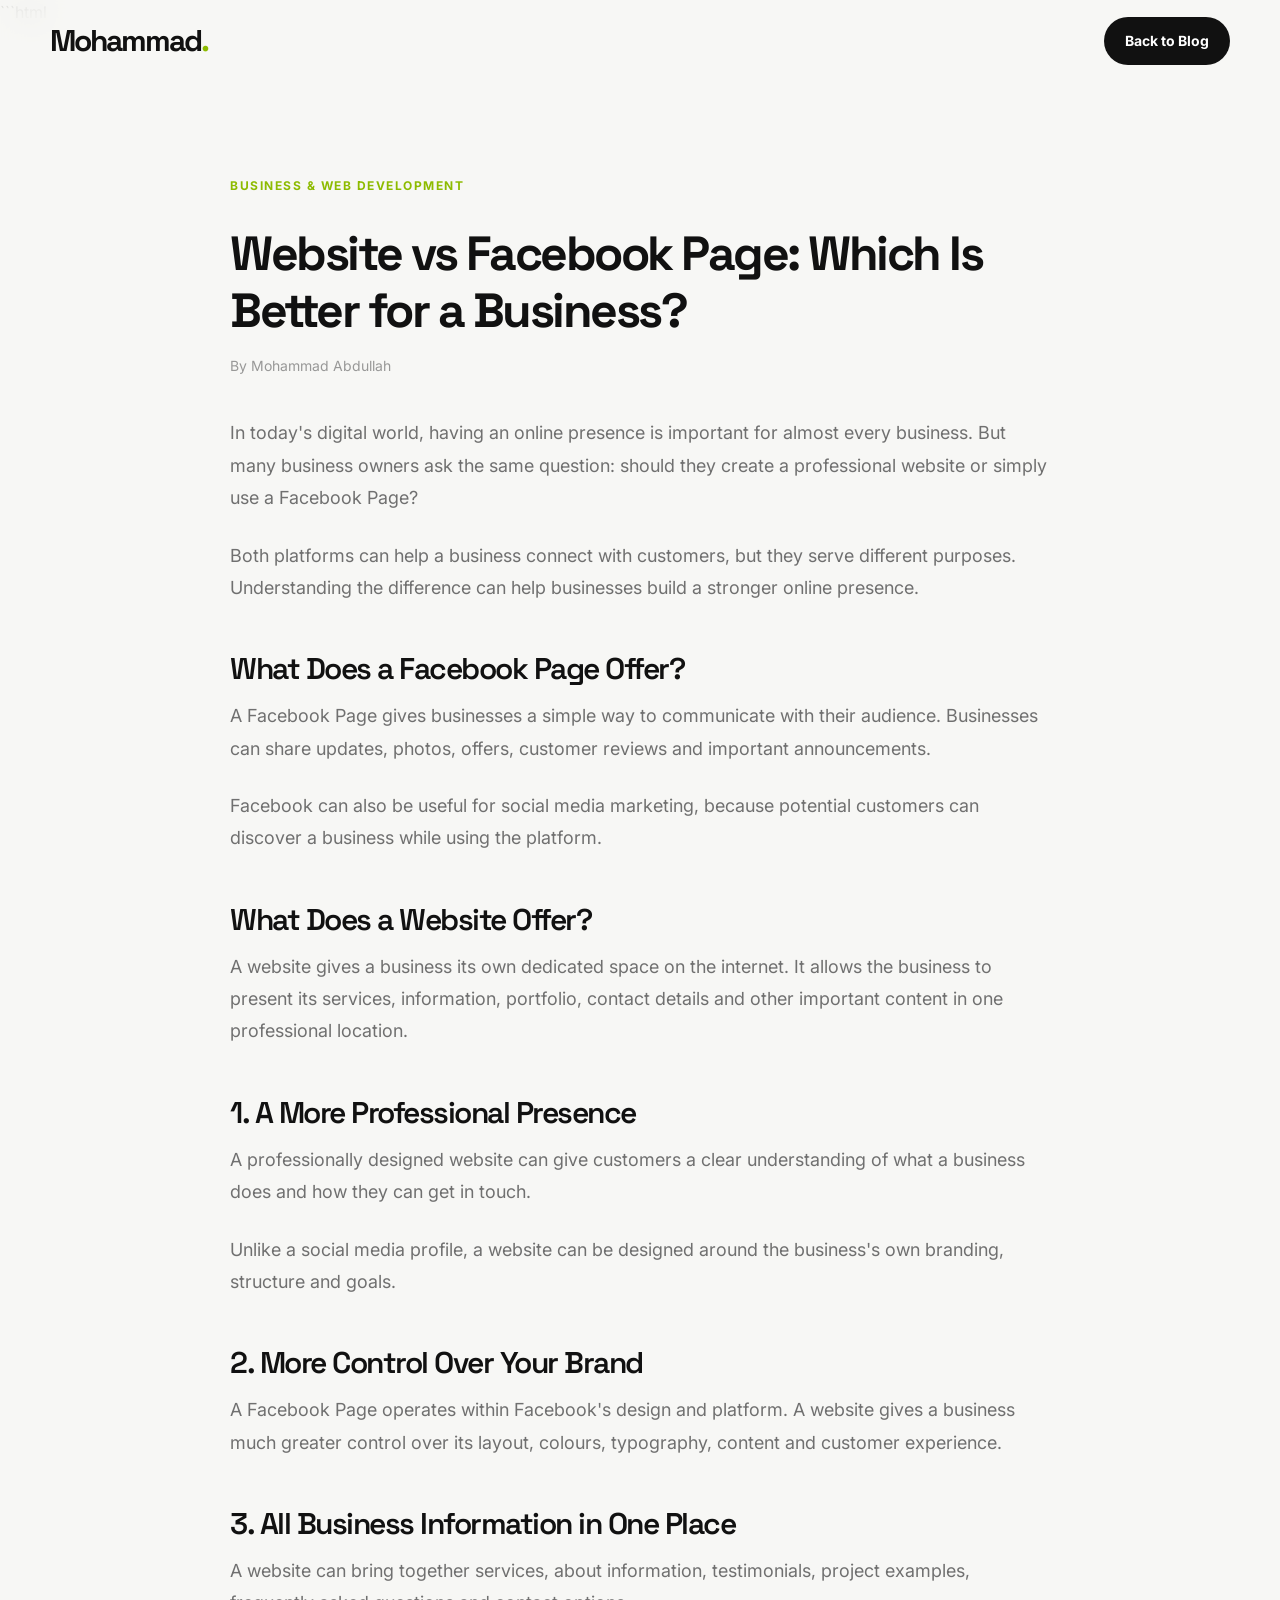
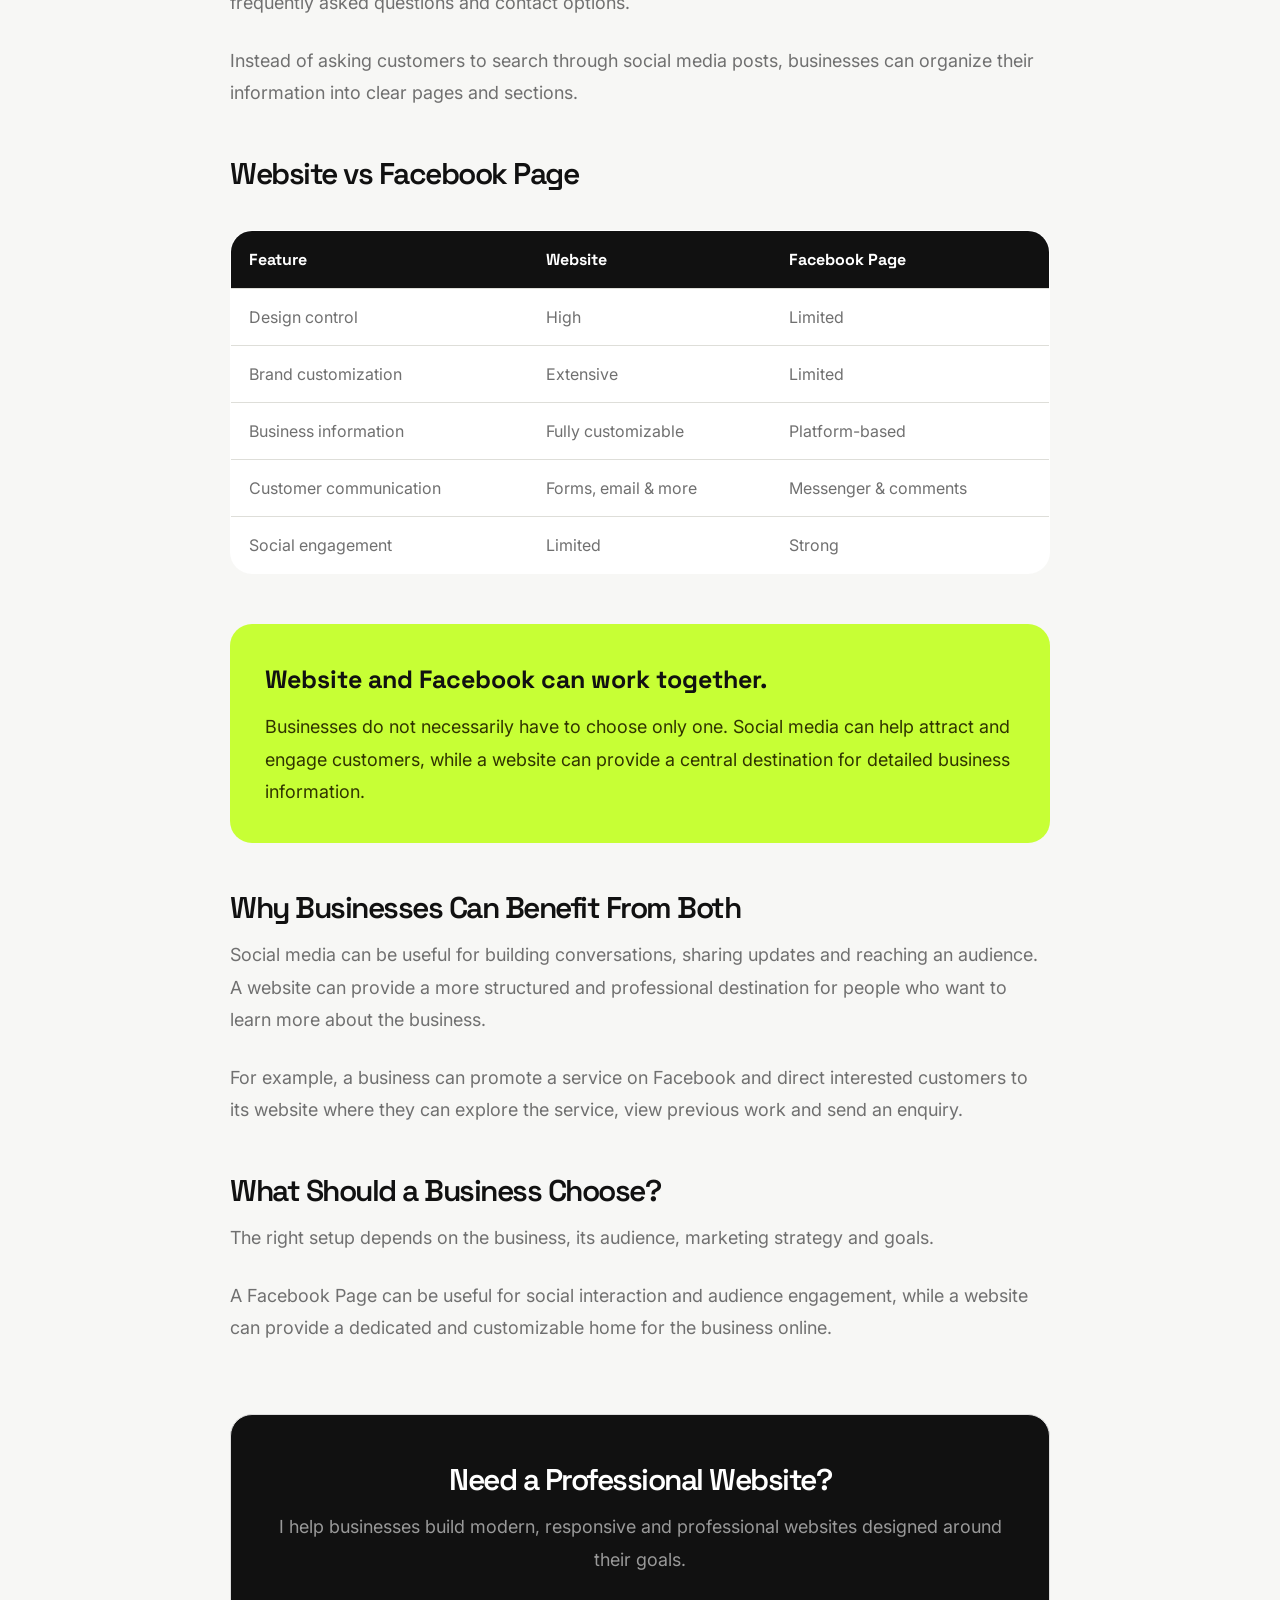
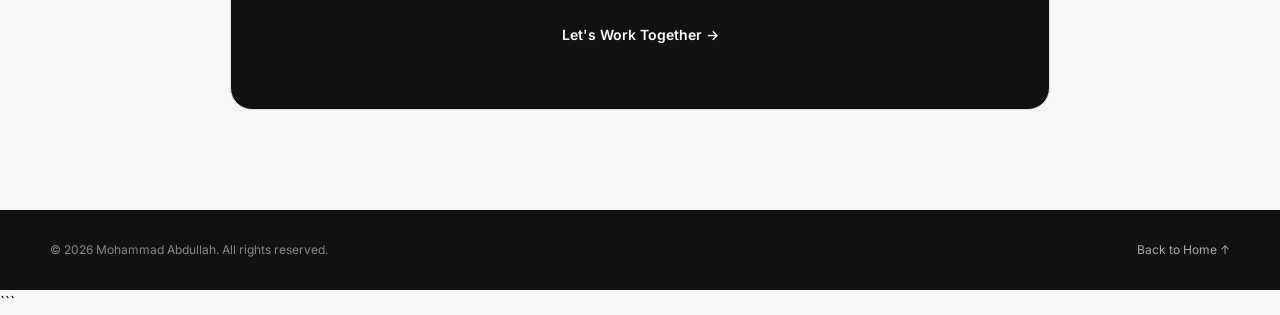
<file: blog-website-vs-facebook.html>
```html
<!DOCTYPE html>
<html lang="en">
<head>
    <meta charset="UTF-8">
    <meta name="viewport" content="width=device-width, initial-scale=1.0">

    <title>Website vs Facebook Page | Mohammad Abdullah</title>

    <!-- Main Website CSS -->
    <link rel="stylesheet" href="style.css">

    <!-- Premium Fonts -->
    <link rel="preconnect" href="https://fonts.googleapis.com">
    <link rel="preconnect" href="https://fonts.gstatic.com" crossorigin>
    <link href="https://fonts.googleapis.com/css2?family=Inter:wght@400;500;600;700&family=Space+Grotesk:wght@400;500;600;700&display=swap" rel="stylesheet">
</head>

<body>

    <!-- Header -->
    <header class="header">
        <div class="container navbar">

            <a href="index.html" class="logo">
                Mohammad<span>.</span>
            </a>

            <a href="index.html#blog" class="nav-button">
                Back to Blog
            </a>

        </div>
    </header>


    <!-- Article -->
    <main class="article-page">

        <article class="article">

            <div class="blog-category">
                Business & Web Development
            </div>

            <h1>
                Website vs Facebook Page:
                Which Is Better for a Business?
            </h1>

            <div class="article-date">
                By Mohammad Abdullah
            </div>


            <p>
                In today's digital world, having an online presence is
                important for almost every business. But many business
                owners ask the same question: should they create a
                professional website or simply use a Facebook Page?
            </p>

            <p>
                Both platforms can help a business connect with customers,
                but they serve different purposes. Understanding the
                difference can help businesses build a stronger online
                presence.
            </p>


            <h2>
                What Does a Facebook Page Offer?
            </h2>

            <p>
                A Facebook Page gives businesses a simple way to communicate
                with their audience. Businesses can share updates, photos,
                offers, customer reviews and important announcements.
            </p>

            <p>
                Facebook can also be useful for social media marketing,
                because potential customers can discover a business while
                using the platform.
            </p>


            <h2>
                What Does a Website Offer?
            </h2>

            <p>
                A website gives a business its own dedicated space on the
                internet. It allows the business to present its services,
                information, portfolio, contact details and other important
                content in one professional location.
            </p>


            <h2>
                1. A More Professional Presence
            </h2>

            <p>
                A professionally designed website can give customers a
                clear understanding of what a business does and how they
                can get in touch.
            </p>

            <p>
                Unlike a social media profile, a website can be designed
                around the business's own branding, structure and goals.
            </p>


            <h2>
                2. More Control Over Your Brand
            </h2>

            <p>
                A Facebook Page operates within Facebook's design and
                platform. A website gives a business much greater control
                over its layout, colours, typography, content and customer
                experience.
            </p>


            <h2>
                3. All Business Information in One Place
            </h2>

            <p>
                A website can bring together services, about information,
                testimonials, project examples, frequently asked questions
                and contact options.
            </p>

            <p>
                Instead of asking customers to search through social media
                posts, businesses can organize their information into clear
                pages and sections.
            </p>


            <h2>
                Website vs Facebook Page
            </h2>

            <table class="comparison-table">

                <thead>
                    <tr>
                        <th>Feature</th>
                        <th>Website</th>
                        <th>Facebook Page</th>
                    </tr>
                </thead>

                <tbody>

                    <tr>
                        <td>Design control</td>
                        <td>High</td>
                        <td>Limited</td>
                    </tr>

                    <tr>
                        <td>Brand customization</td>
                        <td>Extensive</td>
                        <td>Limited</td>
                    </tr>

                    <tr>
                        <td>Business information</td>
                        <td>Fully customizable</td>
                        <td>Platform-based</td>
                    </tr>

                    <tr>
                        <td>Customer communication</td>
                        <td>Forms, email & more</td>
                        <td>Messenger & comments</td>
                    </tr>

                    <tr>
                        <td>Social engagement</td>
                        <td>Limited</td>
                        <td>Strong</td>
                    </tr>

                </tbody>

            </table>


            <div class="article-highlight">

                <h3>
                    Website and Facebook can work together.
                </h3>

                <p>
                    Businesses do not necessarily have to choose only one.
                    Social media can help attract and engage customers,
                    while a website can provide a central destination
                    for detailed business information.
                </p>

            </div>


            <h2>
                Why Businesses Can Benefit From Both
            </h2>

            <p>
                Social media can be useful for building conversations,
                sharing updates and reaching an audience. A website can
                provide a more structured and professional destination
                for people who want to learn more about the business.
            </p>

            <p>
                For example, a business can promote a service on Facebook
                and direct interested customers to its website where they
                can explore the service, view previous work and send an
                enquiry.
            </p>


            <h2>
                What Should a Business Choose?
            </h2>

            <p>
                The right setup depends on the business, its audience,
                marketing strategy and goals.
            </p>

            <p>
                A Facebook Page can be useful for social interaction and
                audience engagement, while a website can provide a
                dedicated and customizable home for the business online.
            </p>


            <div class="article-cta">

                <h2>
                    Need a Professional Website?
                </h2>

                <p>
                    I help businesses build modern, responsive and
                    professional websites designed around their goals.
                </p>

                <a href="index.html#contact" class="btn btn-primary">
                    Let's Work Together →
                </a>

            </div>

        </article>

    </main>


    <!-- Footer -->
    <footer class="footer">

        <div class="container footer-inner">

            <p>
                © 2026 Mohammad Abdullah. All rights reserved.
            </p>

            <a href="index.html" class="back-top">
                Back to Home ↑
            </a>

        </div>

    </footer>


    <!-- Extra Article Styling -->
    <style>

        .article-page {
            padding-top: 150px;
        }

        .article {
            max-width: 820px;
        }

        .article .blog-category {
            color: var(--accent-dark);
            font-family: "Space Grotesk", sans-serif;
            font-weight: 700;
            letter-spacing: 1.5px;
        }

        .article h1 {
            font-family: "Space Grotesk", sans-serif;
            color: var(--dark);
            letter-spacing: -2.5px;
            font-weight: 700;
        }

        .article h2 {
            font-family: "Space Grotesk", sans-serif;
            color: var(--dark);
            letter-spacing: -1.5px;
            font-weight: 600;
        }

        .article p {
            color: var(--muted);
        }

        .article-date {
            color: var(--muted);
        }

        /* Comparison Table */

        .comparison-table {
            width: 100%;
            border-collapse: collapse;
            margin: 40px 0;
            background: var(--surface);
            border: 1px solid var(--line);
            border-radius: var(--radius);
            overflow: hidden;
        }

        .comparison-table th,
        .comparison-table td {
            padding: 18px;
            text-align: left;
            border-bottom: 1px solid var(--line);
        }

        .comparison-table th {
            background: var(--dark);
            color: white;
            font-family: "Space Grotesk", sans-serif;
        }

        .comparison-table td {
            color: var(--muted);
        }

        .comparison-table tr:last-child td {
            border-bottom: none;
        }

        /* Highlight */

        .article-highlight {
            margin: 50px 0;
            padding: 35px;
            background: var(--accent);
            border-radius: var(--radius);
        }

        .article-highlight h3 {
            font-family: "Space Grotesk", sans-serif;
            font-size: 25px;
            margin-bottom: 12px;
            color: var(--dark);
        }

        .article-highlight p {
            color: #303500;
            margin-bottom: 0;
        }

        /* CTA */

        .article-cta {
            margin-top: 70px;
            padding: 50px 35px;
            background: var(--dark);
            border-radius: var(--radius);
            text-align: center;
        }

        .article-cta h2 {
            color: white;
            margin-top: 0;
        }

        .article-cta p {
            color: #999;
            margin-bottom: 25px;
        }

        @media (max-width: 620px) {

            .article-page {
                padding-top: 120px;
            }

            .article h1 {
                font-size: 40px;
            }

            .article h2 {
                font-size: 28px;
            }

            .comparison-table {
                font-size: 13px;
            }

            .comparison-table th,
            .comparison-table td {
                padding: 12px 8px;
            }

            .article-highlight,
            .article-cta {
                padding: 30px 22px;
            }

        }

    </style>

</body>
</html>
```
</file>
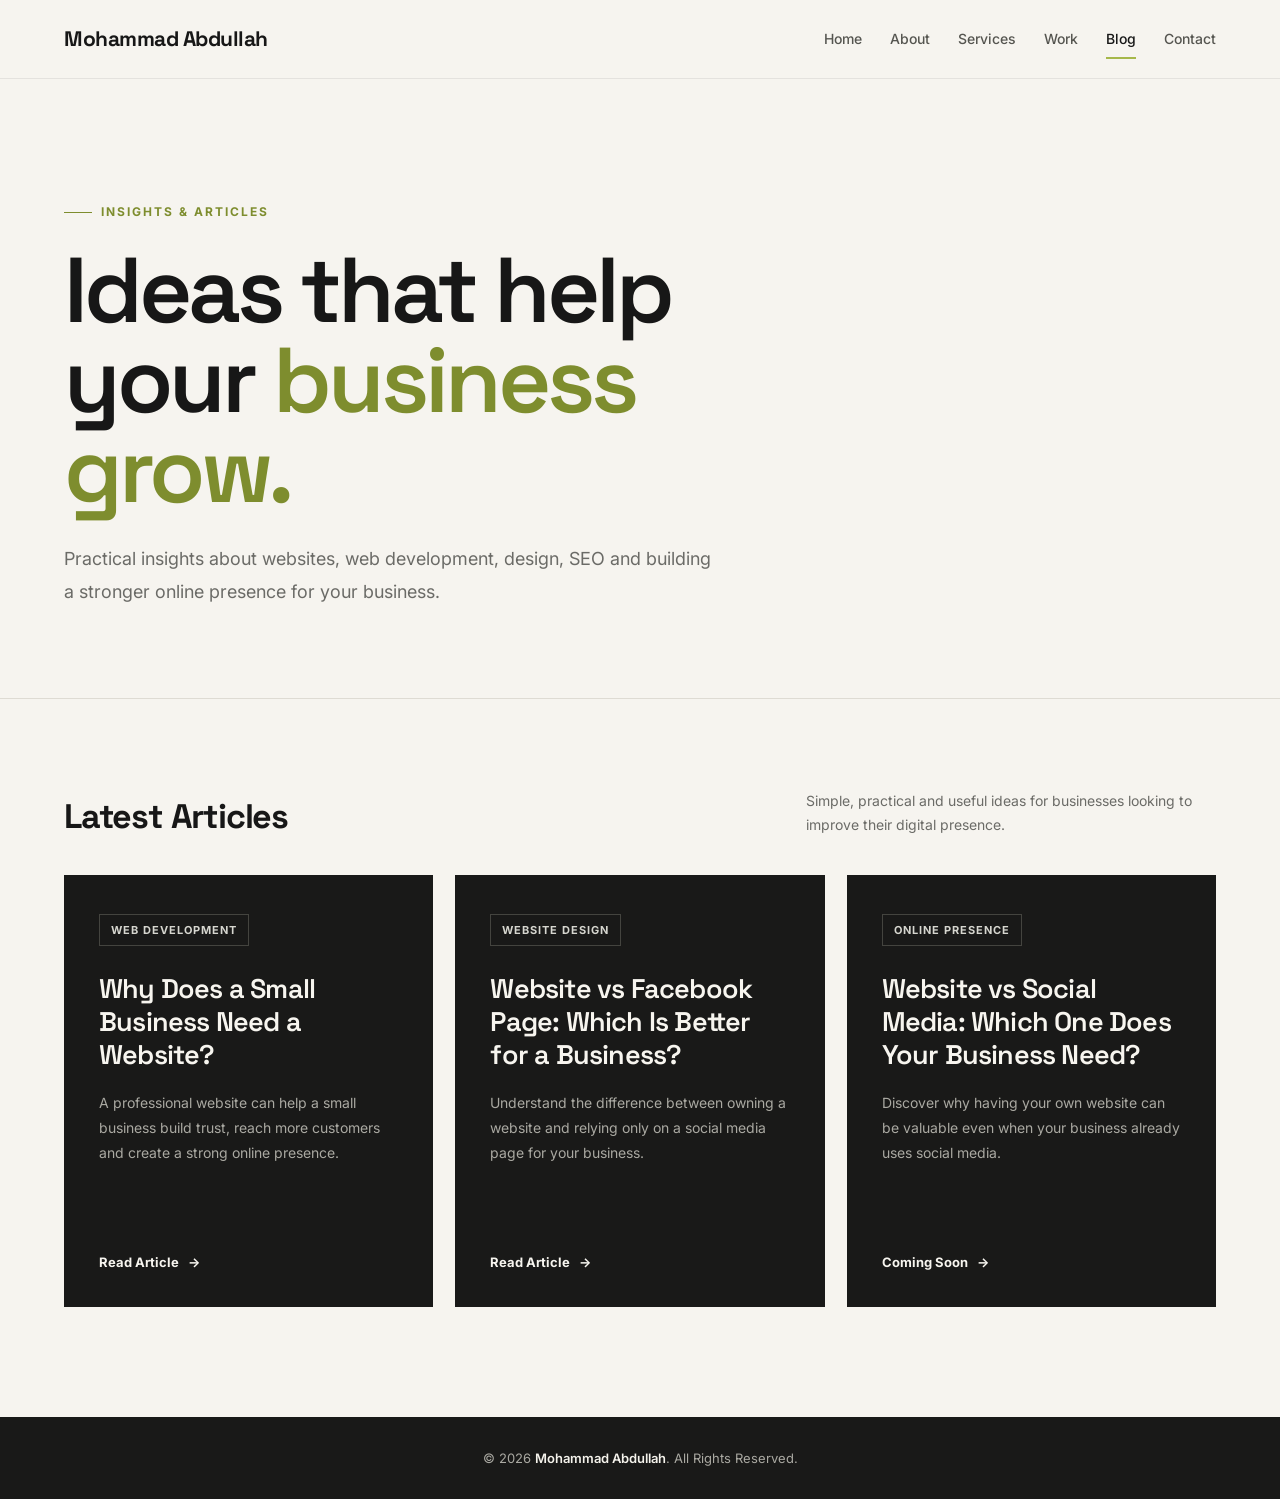
<file: blog.html>
<!DOCTYPE html>
<html lang="en">
<head>
    <meta charset="UTF-8">
    <meta name="viewport" content="width=device-width, initial-scale=1.0">

    <title>Blog | Mohammad Abdullah</title>
    <meta name="description" content="Practical articles about websites, web development, website design, SEO and growing your online presence.">

    <link rel="preconnect" href="https://fonts.googleapis.com">
    <link rel="preconnect" href="https://fonts.gstatic.com" crossorigin>
    <link href="https://fonts.googleapis.com/css2?family=Inter:wght@400;500;600;700&family=Space+Grotesk:wght@400;500;600;700&display=swap" rel="stylesheet">

    <style>
        /* =========================================================
           BLOG PAGE — FULLY INDEPENDENT STYLES
           Does NOT depend on portfolio style.css
        ========================================================= */

        :root {
            --blog-bg: #f6f4ef;
            --blog-surface: #ffffff;
            --blog-text: #171717;
            --blog-muted: #6b6b67;
            --blog-border: #dedbd3;
            --blog-accent: #a6b84a;
            --blog-accent-dark: #7e8d2e;
            --blog-dark: #191918;
        }

        * {
            margin: 0;
            padding: 0;
            box-sizing: border-box;
        }

        html {
            scroll-behavior: smooth;
        }

        body {
            background: var(--blog-bg);
            color: var(--blog-text);
            font-family: "Inter", sans-serif;
            line-height: 1.7;
            overflow-x: hidden;
        }

        a {
            color: inherit;
            text-decoration: none;
        }

        button {
            font: inherit;
        }

        /* =========================================================
           HEADER
        ========================================================= */

        .blog-header {
            position: sticky;
            top: 0;
            left: 0;
            width: 100%;
            z-index: 10000;
            background: rgba(246, 244, 239, 0.97);
            backdrop-filter: blur(14px);
            -webkit-backdrop-filter: blur(14px);
            border-bottom: 1px solid rgba(0, 0, 0, 0.07);
        }

        .blog-navbar {
            width: min(1160px, 90%);
            min-height: 78px;
            margin: auto;
            display: flex;
            align-items: center;
            justify-content: space-between;
            position: relative;
        }

        .blog-logo {
            font-family: "Space Grotesk", sans-serif;
            font-size: 21px;
            font-weight: 700;
            letter-spacing: -0.5px;
            white-space: nowrap;
        }

        /* =========================================================
           DESKTOP NAV
        ========================================================= */

        .blog-nav-links {
            display: flex;
            align-items: center;
            gap: 28px;
        }

        .blog-nav-links a {
            position: relative;
            color: #555550;
            font-size: 14px;
            font-weight: 500;
            transition: color 0.25s ease;
        }

        .blog-nav-links a:hover,
        .blog-nav-links a.active {
            color: var(--blog-text);
        }

        .blog-nav-links a.active::after {
            content: "";
            position: absolute;
            left: 0;
            bottom: -8px;
            width: 100%;
            height: 2px;
            background: var(--blog-accent);
        }

        /* =========================================================
           HAMBURGER
        ========================================================= */

        .blog-menu-button {
            display: none;
            width: 44px;
            height: 44px;
            flex: 0 0 44px;
            padding: 0;
            border: 1px solid var(--blog-border);
            border-radius: 9px;
            background: var(--blog-surface);
            color: var(--blog-text);
            cursor: pointer;
            align-items: center;
            justify-content: center;
            flex-direction: column;
            gap: 5px;
            position: relative;
            z-index: 10003;
            appearance: none;
            -webkit-appearance: none;
        }

        .blog-menu-button span {
            display: block;
            width: 20px;
            height: 2px;
            border-radius: 2px;
            background: var(--blog-text);
            transition: transform 0.25s ease, opacity 0.25s ease;
        }

        .blog-menu-button:focus-visible {
            outline: 2px solid var(--blog-accent-dark);
            outline-offset: 3px;
        }

        /* =========================================================
           MOBILE MENU
        ========================================================= */

        .blog-mobile-menu {
            display: none;
        }

        /* =========================================================
           HERO
        ========================================================= */

        .blog-container {
            width: min(1160px, 90%);
            margin: auto;
        }

        .blog-hero {
            padding: 115px 0 90px;
            border-bottom: 1px solid var(--blog-border);
        }

        .blog-hero-inner {
            max-width: 850px;
        }

        .blog-eyebrow {
            display: inline-flex;
            align-items: center;
            gap: 9px;
            margin-bottom: 22px;
            color: var(--blog-accent-dark);
            font-size: 12px;
            font-weight: 700;
            text-transform: uppercase;
            letter-spacing: 2px;
        }

        .blog-eyebrow::before {
            content: "";
            width: 28px;
            height: 1px;
            background: var(--blog-accent-dark);
        }

        .blog-hero h1 {
            max-width: 800px;
            font-family: "Space Grotesk", sans-serif;
            font-size: clamp(52px, 8vw, 92px);
            line-height: 0.98;
            letter-spacing: -4px;
            font-weight: 600;
        }

        .blog-hero h1 span {
            color: var(--blog-accent-dark);
        }

        .blog-hero-description {
            max-width: 650px;
            margin-top: 28px;
            color: var(--blog-muted);
            font-size: 18px;
            line-height: 1.8;
        }

        /* =========================================================
           BLOG SECTION
        ========================================================= */

        .blog-section {
            padding: 90px 0 110px;
        }

        .blog-section-top {
            display: flex;
            align-items: flex-end;
            justify-content: space-between;
            gap: 30px;
            margin-bottom: 38px;
        }

        .blog-section-top h2 {
            font-family: "Space Grotesk", sans-serif;
            font-size: 34px;
            line-height: 1.15;
            letter-spacing: -1.2px;
        }

        .blog-section-top p {
            max-width: 410px;
            color: var(--blog-muted);
            font-size: 14px;
        }

        /* =========================================================
           BLOG GRID + CARDS
        ========================================================= */

        .blog-grid {
            display: grid;
            grid-template-columns: repeat(3, 1fr);
            gap: 22px;
        }

        .blog-card {
            position: relative;
            min-height: 430px;
            background: var(--blog-dark);
            color: #f7f5ef;
            border: 1px solid var(--blog-dark);
            display: flex;
            flex-direction: column;
            overflow: hidden;
            transition: transform 0.35s ease, box-shadow 0.35s ease;
        }

        .blog-card::before {
            content: "";
            position: absolute;
            top: 0;
            left: 0;
            width: 100%;
            height: 4px;
            background: var(--blog-accent);
            transform: scaleX(0);
            transform-origin: left;
            transition: transform 0.35s ease;
        }

        .blog-card:hover {
            transform: translateY(-8px);
            box-shadow: 0 24px 50px rgba(0, 0, 0, 0.18);
        }

        .blog-card:hover::before {
            transform: scaleX(1);
        }

        .blog-card-content {
            min-height: 430px;
            padding: 38px 34px 32px;
            display: flex;
            flex-direction: column;
        }

        .blog-category {
            display: inline-flex;
            align-self: flex-start;
            padding: 6px 11px;
            border: 1px solid #44443f;
            background: transparent;
            color: #d6d6cf;
            font-size: 11px;
            font-weight: 700;
            letter-spacing: 1px;
            text-transform: uppercase;
        }

        .blog-card h2 {
            margin-top: 27px;
            font-family: "Space Grotesk", sans-serif;
            font-size: 27px;
            line-height: 1.22;
            letter-spacing: -0.8px;
            font-weight: 600;
        }

        .blog-card p {
            margin-top: 18px;
            color: #aaa9a2;
            font-size: 14px;
            line-height: 1.8;
        }

        .blog-read-more {
            margin-top: auto;
            padding-top: 30px;
            display: inline-flex;
            align-items: center;
            gap: 9px;
            color: #f7f5ef;
            font-size: 13px;
            font-weight: 700;
            transition: color 0.25s ease;
        }

        .blog-read-more span {
            transition: transform 0.25s ease;
        }

        .blog-read-more:hover {
            color: var(--blog-accent);
        }

        .blog-read-more:hover span {
            transform: translateX(5px);
        }

        /* =========================================================
           FOOTER
        ========================================================= */

        .blog-footer {
            padding: 30px 20px;
            background: var(--blog-dark);
            color: #aaa9a2;
            text-align: center;
            font-size: 13px;
        }

        .blog-footer strong {
            color: #f4f2eb;
            font-weight: 600;
        }

        /* =========================================================
           TABLET
        ========================================================= */

        @media (max-width: 900px) {
            .blog-grid {
                grid-template-columns: 1fr;
            }

            .blog-card {
                min-height: auto;
            }

            .blog-card-content {
                min-height: 390px;
            }
        }

        /* =========================================================
           MOBILE
        ========================================================= */

        @media (max-width: 650px) {
            .blog-navbar {
                min-height: 70px;
            }

            .blog-logo {
                font-size: 18px;
            }

            /* Hide desktop links */
            .blog-nav-links {
                display: none !important;
            }

            /* FORCE hamburger to show */
            .blog-menu-button {
                display: flex !important;
                visibility: visible !important;
                opacity: 1 !important;
            }

            /* Mobile dropdown */
            .blog-mobile-menu {
                position: fixed;
                top: 70px;
                left: 0;
                width: 100%;
                max-height: calc(100vh - 70px);
                overflow-y: auto;
                background: var(--blog-dark);
                border-top: 1px solid #33332f;
                border-bottom: 1px solid #33332f;
                padding: 8px 5% 15px;
                display: flex !important;
                flex-direction: column;
                opacity: 0;
                visibility: hidden;
                pointer-events: none;
                transform: translateY(-10px);
                transition:
                    opacity 0.25s ease,
                    transform 0.25s ease,
                    visibility 0.25s ease;
                z-index: 10002;
            }

            .blog-mobile-menu.open {
                opacity: 1;
                visibility: visible;
                pointer-events: auto;
                transform: translateY(0);
            }

            .blog-mobile-menu a {
                display: block;
                padding: 14px 5px;
                border-bottom: 1px solid #33332f;
                color: #f7f5ef;
                font-size: 14px;
                font-weight: 600;
            }

            .blog-mobile-menu a:last-child {
                border-bottom: none;
            }

            .blog-mobile-menu a.active {
                color: var(--blog-accent);
            }

            /* Hamburger -> X */
            .blog-menu-button.active span:nth-child(1) {
                transform: translateY(7px) rotate(45deg);
            }

            .blog-menu-button.active span:nth-child(2) {
                opacity: 0;
            }

            .blog-menu-button.active span:nth-child(3) {
                transform: translateY(-7px) rotate(-45deg);
            }

            .blog-hero {
                padding: 80px 0 65px;
            }

            .blog-hero h1 {
                font-size: 55px;
                letter-spacing: -2.5px;
            }

            .blog-hero-description {
                font-size: 16px;
                margin-top: 22px;
            }

            .blog-section {
                padding: 65px 0 80px;
            }

            .blog-section-top {
                display: block;
            }

            .blog-section-top h2 {
                font-size: 29px;
            }

            .blog-section-top p {
                margin-top: 12px;
            }

            .blog-card-content {
                padding: 30px 27px;
            }

            .blog-card h2 {
                font-size: 25px;
            }
        }

        @media (max-width: 420px) {
            .blog-navbar,
            .blog-container {
                width: 92%;
            }

            .blog-hero h1 {
                font-size: 47px;
            }
        }
    </style>
</head>

<body>

    <!-- =========================================================
         HEADER
    ========================================================= -->

    <header class="blog-header">
        <nav class="blog-navbar">

            <a href="index.html" class="blog-logo">
                Mohammad Abdullah
            </a>

            <!-- Desktop Navigation -->
            <div class="blog-nav-links">
                <a href="index.html">Home</a>
                <a href="index.html#about">About</a>
                <a href="index.html#services">Services</a>
                <a href="index.html#work">Work</a>
                <a href="blog.html" class="active">Blog</a>
                <a href="index.html#contact">Contact</a>
            </div>

            <!-- Mobile Hamburger -->
            <button
                type="button"
                class="blog-menu-button"
                id="blogMenuButton"
                aria-label="Open navigation menu"
                aria-expanded="false"
                aria-controls="blogMobileMenu"
            >
                <span></span>
                <span></span>
                <span></span>
            </button>

        </nav>

        <!-- Mobile Navigation -->
        <div class="blog-mobile-menu" id="blogMobileMenu">
            <a href="index.html">Home</a>
            <a href="index.html#about">About</a>
            <a href="index.html#services">Services</a>
            <a href="index.html#work">Work</a>
            <a href="blog.html" class="active">Blog</a>
            <a href="index.html#contact">Contact</a>
        </div>
    </header>


    <!-- =========================================================
         HERO
    ========================================================= -->

    <section class="blog-hero">
        <div class="blog-container">
            <div class="blog-hero-inner">

                <div class="blog-eyebrow">
                    Insights & Articles
                </div>

                <h1>
                    Ideas that help your
                    <span>business grow.</span>
                </h1>

                <p class="blog-hero-description">
                    Practical insights about websites, web development,
                    design, SEO and building a stronger online presence
                    for your business.
                </p>

            </div>
        </div>
    </section>


    <!-- =========================================================
         BLOG POSTS
    ========================================================= -->

    <section class="blog-section">
        <div class="blog-container">

            <div class="blog-section-top">
                <div>
                    <h2>Latest Articles</h2>
                </div>

                <p>
                    Simple, practical and useful ideas for businesses
                    looking to improve their digital presence.
                </p>
            </div>


            <div class="blog-grid">

                <!-- ARTICLE 1 -->
                <article class="blog-card">
                    <div class="blog-card-content">

                        <span class="blog-category">
                            Web Development
                        </span>

                        <h2>
                            Why Does a Small Business Need a Website?
                        </h2>

                        <p>
                            A professional website can help a small
                            business build trust, reach more customers
                            and create a strong online presence.
                        </p>

                        <a
                            href="blog-small-business-website.html"
                            class="blog-read-more"
                        >
                            Read Article
                            <span>→</span>
                        </a>

                    </div>
                </article>


                <!-- ARTICLE 2 -->
                <article class="blog-card">
                    <div class="blog-card-content">

                        <span class="blog-category">
                            Website Design
                        </span>

                        <h2>
                            Website vs Facebook Page:
                            Which Is Better for a Business?
                        </h2>

                        <p>
                            Understand the difference between owning
                            a website and relying only on a social media
                            page for your business.
                        </p>

                        <a
                            href="blog-website-vs-facebook.html"
                            class="blog-read-more"
                        >
                            Read Article
                            <span>→</span>
                        </a>

                    </div>
                </article>


                <!-- ARTICLE 3 -->
                <article class="blog-card">
                    <div class="blog-card-content">

                        <span class="blog-category">
                            Online Presence
                        </span>

                        <h2>
                            Website vs Social Media:
                            Which One Does Your Business Need?
                        </h2>

                        <p>
                            Discover why having your own website can be
                            valuable even when your business already uses
                            social media.
                        </p>

                        <a
                            href="#"
                            class="blog-read-more"
                        >
                            Coming Soon
                            <span>→</span>
                        </a>

                    </div>
                </article>

            </div>
        </div>
    </section>


    <!-- =========================================================
         FOOTER
    ========================================================= -->

    <footer class="blog-footer">
        <p>
            © 2026 <strong>Mohammad Abdullah</strong>.
            All Rights Reserved.
        </p>
    </footer>


    <!-- =========================================================
         HAMBURGER JAVASCRIPT
    ========================================================= -->

    <script>
        (function () {
            const menuButton = document.getElementById("blogMenuButton");
            const mobileMenu = document.getElementById("blogMobileMenu");

            if (!menuButton || !mobileMenu) return;

            function closeMenu() {
                mobileMenu.classList.remove("open");
                menuButton.classList.remove("active");
                menuButton.setAttribute("aria-expanded", "false");
                menuButton.setAttribute("aria-label", "Open navigation menu");
            }

            function toggleMenu() {
                const isOpen = mobileMenu.classList.toggle("open");

                menuButton.classList.toggle("active", isOpen);
                menuButton.setAttribute(
                    "aria-expanded",
                    isOpen ? "true" : "false"
                );
                menuButton.setAttribute(
                    "aria-label",
                    isOpen ? "Close navigation menu" : "Open navigation menu"
                );
            }

            menuButton.addEventListener("click", toggleMenu);

            mobileMenu.querySelectorAll("a").forEach(function (link) {
                link.addEventListener("click", closeMenu);
            });

            window.addEventListener("resize", function () {
                if (window.innerWidth > 650) {
                    closeMenu();
                }
            });
        })();
    </script>

</body>
</html>
</file>
<file: style.css>
/* ================================
   Mohammad Abdullah Portfolio
   Main Stylesheet
================================ */

:root {
    --bg: #f7f7f5;
    --surface: #ffffff;
    --dark: #111111;
    --muted: #707070;
    --line: #deded9;
    --accent: #c7ff35;
    --accent-dark: #8dbb00;
    --max-width: 1180px;
    --radius: 22px;
}

* {
    margin: 0;
    padding: 0;
    box-sizing: border-box;
}

html {
    scroll-behavior: smooth;
}

body {
    font-family: "Inter", sans-serif;
    background: var(--bg);
    color: var(--dark);
    line-height: 1.6;
    overflow-x: hidden;
}

a {
    color: inherit;
    text-decoration: none;
}

button,
input,
textarea {
    font: inherit;
}

.container {
    width: min(100% - 40px, var(--max-width));
    margin: 0 auto;
}

.section {
    padding: 110px 0;
}

.header {
    position: fixed;
    top: 0;
    left: 0;
    width: 100%;
    z-index: 1000;
    background: rgba(247, 247, 245, 0.86);
    backdrop-filter: blur(15px);
    border-bottom: 1px solid transparent;
    transition: 0.3s ease;
}

.header.scrolled {
    border-bottom-color: var(--line);
}

.navbar {
    min-height: 82px;
    display: flex;
    align-items: center;
    justify-content: space-between;
    gap: 30px;
}

.logo {
    font-family: "Space Grotesk", sans-serif;
    font-size: 30px;
    font-weight: 700;
    letter-spacing: -2px;
}

.logo span {
    color: var(--accent-dark);
}

.nav-links {
    list-style: none;
    display: flex;
    gap: 34px;
}

.nav-link {
    color: #555;
    font-size: 14px;
    font-weight: 600;
    transition: 0.25s;
}

.nav-link:hover,
.nav-link.active {
    color: var(--dark);
}

.nav-button,
.btn {
    display: inline-flex;
    align-items: center;
    justify-content: center;
    gap: 12px;
    border-radius: 999px;
    font-size: 14px;
    font-weight: 700;
    transition: 0.25s ease;
}

.nav-button {
    background: var(--dark);
    color: white;
    padding: 13px 21px;
}

.nav-button:hover {
    transform: translateY(-2px);
}

.menu-toggle {
    display: none;
    border: 0;
    background: transparent;
    cursor: pointer;
}

.menu-toggle span {
    display: block;
    width: 25px;
    height: 2px;
    margin: 5px 0;
    background: var(--dark);
}

.hero {
    min-height: 100vh;
    padding-top: 160px;
    padding-bottom: 80px;
    position: relative;
    display: flex;
    align-items: center;
    overflow: hidden;
}

.hero-grid {
    display: grid;
    grid-template-columns: 1.05fr 0.95fr;
    align-items: center;
    gap: 80px;
}

.hero-glow {
    position: absolute;
    border-radius: 50%;
    filter: blur(3px);
    pointer-events: none;
}

.glow-one {
    width: 400px;
    height: 400px;
    background: rgba(199, 255, 53, 0.16);
    right: -160px;
    top: 130px;
}

.glow-two {
    width: 250px;
    height: 250px;
    background: rgba(199, 255, 53, 0.12);
    left: -100px;
    bottom: 80px;
}

.eyebrow {
    display: flex;
    align-items: center;
    gap: 9px;
    text-transform: uppercase;
    letter-spacing: 2px;
    font-size: 11px;
    font-weight: 800;
    color: #777;
    margin-bottom: 20px;
}

.dot {
    width: 8px;
    height: 8px;
    border-radius: 50%;
    background: var(--accent-dark);
    box-shadow: 0 0 0 5px rgba(141, 187, 0, 0.12);
}

.hero h1,
h2 {
    font-family: "Space Grotesk", sans-serif;
    letter-spacing: -2.5px;
    line-height: 1.03;
}

.hero h1 {
    font-size: clamp(45px, 6vw, 78px);
    max-width: 750px;
}

.hero h1 span,
h2 span {
    color: #8caf19;
}

.hero-text {
    color: var(--muted);
    max-width: 580px;
    margin: 28px 0 34px;
    font-size: 17px;
}

.hero-buttons {
    display: flex;
    flex-wrap: wrap;
    gap: 12px;
}

.btn {
    padding: 15px 23px;
    border: 1px solid var(--dark);
}

.btn-primary {
    background: var(--dark);
    color: white;
}

.btn-primary:hover {
    background: #292929;
    transform: translateY(-3px);
}

.btn-outline {
    background: transparent;
}

.btn-outline:hover {
    background: white;
    transform: translateY(-3px);
}

.hero-meta {
    display: flex;
    gap: 35px;
    margin-top: 55px;
    padding-top: 25px;
    border-top: 1px solid var(--line);
}

.hero-meta div {
    display: flex;
    flex-direction: column;
}

.hero-meta strong {
    font-size: 15px;
}

.hero-meta span {
    font-size: 12px;
    color: var(--muted);
}

.hero-image-wrap {
    position: relative;
    justify-self: center;
    width: min(100%, 480px);
}

.image-frame {
    position: relative;
    width: 100%;
    aspect-ratio: 0.88;
    background: #e9e9e5;
    border-radius: 40px;
    overflow: hidden;
    box-shadow: 30px 30px 0 rgba(17, 17, 17, 0.05);
}

.image-frame img {
    width: 100%;
    height: 100%;
    object-fit: cover;
    object-position: center top;
    position: relative;
    z-index: 2;
}

.image-decoration {
    position: absolute;
    width: 180px;
    height: 180px;
    background: var(--accent);
    border-radius: 50%;
    right: -50px;
    top: -50px;
    z-index: 1;
}

.floating-card {
    position: absolute;
    left: -35px;
    bottom: 35px;
    z-index: 4;
    display: flex;
    align-items: center;
    gap: 12px;
    background: rgba(255, 255, 255, 0.95);
    padding: 15px 19px;
    border: 1px solid var(--line);
    border-radius: 15px;
    box-shadow: 0 18px 45px rgba(0,0,0,0.1);
}

.card-icon {
    display: grid;
    place-items: center;
    width: 38px;
    height: 38px;
    border-radius: 10px;
    background: var(--accent);
}

.floating-card div {
    display: flex;
    flex-direction: column;
}

.floating-card strong {
    font-size: 12px;
}

.floating-card small {
    color: var(--muted);
    font-size: 10px;
}

.two-column {
    display: grid;
    grid-template-columns: 0.9fr 1.1fr;
    gap: 100px;
    align-items: start;
}

.section-heading h2,
.contact-copy h2 {
    font-size: clamp(40px, 5vw, 62px);
}

.about-content {
    max-width: 650px;
}

.about-content p {
    color: var(--muted);
    font-size: 17px;
    margin-bottom: 18px;
}

.text-link {
    display: inline-flex;
    gap: 10px;
    font-weight: 700;
    margin-top: 15px;
    border-bottom: 1px solid var(--dark);
    padding-bottom: 5px;
}

.text-link:hover span {
    transform: translateX(5px);
}

.text-link span {
    transition: 0.2s;
}

.services {
    background: var(--dark);
    color: white;
}

.section-top {
    display: flex;
    justify-content: space-between;
    align-items: end;
    gap: 40px;
    margin-bottom: 55px;
}

.section-top .eyebrow {
    color: #a0a0a0;
}

.section-top h2 {
    font-size: clamp(42px, 5vw, 62px);
}

.section-description {
    color: #999;
    max-width: 420px;
}

.service-grid {
    display: grid;
    grid-template-columns: repeat(3, 1fr);
    gap: 18px;
}

.service-card {
    min-height: 330px;
    position: relative;
    padding: 32px;
    border: 1px solid #333;
    border-radius: var(--radius);
    background: #171717;
    transition: 0.3s ease;
}

.service-card:hover {
    transform: translateY(-8px);
    border-color: #555;
}

.service-number {
    color: #777;
    font-size: 12px;
}

.service-icon {
    font-family: "Space Grotesk", sans-serif;
    font-size: 38px;
    color: var(--accent);
    margin: 55px 0 22px;
}

.service-card h3 {
    font-family: "Space Grotesk", sans-serif;
    font-size: 23px;
    margin-bottom: 12px;
}

.service-card p {
    color: #999;
    font-size: 14px;
}

.skills {
    padding-bottom: 50px;
}

.skills-box {
    display: grid;
    grid-template-columns: 0.8fr 1.2fr;
    gap: 90px;
    padding: 65px 0;
    border-bottom: 1px solid var(--line);
}

.skills-box h2 {
    font-size: clamp(40px, 5vw, 58px);
}

.skill-list {
    display: grid;
    grid-template-columns: 1fr 1fr;
    gap: 0 30px;
}

.skill-item {
    display: flex;
    justify-content: space-between;
    align-items: center;
    padding: 23px 0;
    border-bottom: 1px solid var(--line);
    font-weight: 700;
}

.skill-item b {
    font-size: 11px;
    color: #999;
}

.project-grid {
    display: grid;
    grid-template-columns: repeat(3, 1fr);
    gap: 22px;
}

.project-card {
    background: white;
    border: 1px solid var(--line);
    border-radius: var(--radius);
    overflow: hidden;
    transition: 0.3s;
}

.project-card:hover {
    transform: translateY(-8px);
    box-shadow: 0 20px 50px rgba(0,0,0,0.07);
}

.project-preview {
    height: 270px;
    position: relative;
    overflow: hidden;
}

.preview-one {
    background: #dfe8c5;
}

.preview-two {
    background: #dedede;
}

.preview-three {
    background: #e8d9cc;
}

.browser-bar {
    height: 34px;
    background: rgba(255,255,255,0.7);
    display: flex;
    align-items: center;
    gap: 6px;
    padding: 0 14px;
}

.browser-bar i {
    width: 7px;
    height: 7px;
    background: #999;
    border-radius: 50%;
}

.preview-content {
    padding: 45px 35px;
}

.preview-content span {
    font-size: 9px;
    letter-spacing: 2px;
    font-weight: 800;
}

.preview-content h3 {
    font-family: "Space Grotesk", sans-serif;
    font-size: 30px;
    max-width: 220px;
    line-height: 1.1;
    margin-top: 12px;
}

.preview-line {
    height: 6px;
    width: 80px;
    background: var(--dark);
    margin-top: 28px;
}

.project-info {
    display: flex;
    justify-content: space-between;
    align-items: center;
    padding: 24px;
}

.project-info h3 {
    font-size: 16px;
}

.project-info p {
    color: var(--muted);
    font-size: 12px;
    margin-top: 3px;
}

.project-info > a {
    display: grid;
    place-items: center;
    width: 40px;
    height: 40px;
    border: 1px solid var(--line);
    border-radius: 50%;
    transition: 0.2s;
}

.project-info > a:hover {
    background: var(--dark);
    color: white;
}

.cta {
    padding-top: 20px;
}

.cta-box {
    background: var(--accent);
    padding: 80px 40px;
    border-radius: 30px;
    text-align: center;
}

.cta-box .eyebrow {
    justify-content: center;
    color: #4f6200;
}

.cta-box h2 {
    font-size: clamp(42px, 6vw, 70px);
    max-width: 800px;
    margin: 0 auto 30px;
}

.btn-light {
    background: white;
    border-color: white;
}

.btn-light:hover {
    transform: translateY(-3px);
    background: var(--dark);
    color: white;
    border-color: var(--dark);
}

.contact {
    background: white;
}

.contact-grid {
    display: grid;
    grid-template-columns: 0.9fr 1.1fr;
    gap: 100px;
}

.contact-copy > p:not(.eyebrow) {
    color: var(--muted);
    max-width: 500px;
    margin-top: 25px;
}

.contact-details {
    margin-top: 40px;
    display: grid;
    gap: 16px;
}

.contact-details a {
    display: flex;
    gap: 15px;
    align-items: center;
}

.contact-details a > span {
    display: grid;
    place-items: center;
    width: 45px;
    height: 45px;
    border-radius: 50%;
    background: var(--bg);
}

.contact-details div {
    display: flex;
    flex-direction: column;
}

.contact-details small {
    color: #999;
    font-size: 10px;
    text-transform: uppercase;
    letter-spacing: 1px;
}

.contact-details strong {
    font-size: 13px;
}

.contact-form {
    display: grid;
    gap: 15px;
}

.form-row {
    display: grid;
    grid-template-columns: 1fr 1fr;
    gap: 15px;
}

.contact-form input,
.contact-form textarea {
    width: 100%;
    border: 1px solid var(--line);
    background: var(--bg);
    padding: 17px 18px;
    border-radius: 12px;
    outline: none;
    resize: vertical;
    transition: 0.2s;
}

.contact-form input:focus,
.contact-form textarea:focus {
    border-color: var(--dark);
    background: white;
}

.contact-form .btn {
    width: fit-content;
    cursor: pointer;
}

.form-status {
    font-size: 13px;
    color: #648300;
}

.footer {
    background: var(--dark);
    color: white;
    padding: 30px 0;
}

.footer-inner {
    display: flex;
    align-items: center;
    justify-content: space-between;
    gap: 20px;
}

.footer p {
    color: #888;
    font-size: 12px;
}

.back-top {
    font-size: 12px;
    color: #aaa;
}

.reveal {
    opacity: 1;
    transform: translateY(0);
    transition: opacity 0.7s ease, transform 0.7s ease;
}

.reveal.visible {
    opacity: 1;
    transform: translateY(0);
}

@media (max-width: 900px) {
    .nav-links {
        position: absolute;
        top: 82px;
        left: 20px;
        right: 20px;
        display: none;
        flex-direction: column;
        gap: 0;
        background: white;
        border: 1px solid var(--line);
        border-radius: 16px;
        padding: 10px;
        box-shadow: 0 20px 40px rgba(0,0,0,0.08);
    }

    .nav-links.open {
        display: flex;
    }

    .nav-link {
        display: block;
        padding: 14px;
    }

    .menu-toggle {
        display: block;
        margin-left: auto;
    }

    .nav-button {
        display: none;
    }

    .hero-grid,
    .two-column,
    .skills-box,
    .contact-grid {
        grid-template-columns: 1fr;
        gap: 55px;
    }

    .hero {
        padding-top: 125px;
    }

    .hero-image-wrap {
        max-width: 500px;
    }

    .service-grid,
    .project-grid {
        grid-template-columns: 1fr 1fr;
    }

    .service-card:last-child,
    .project-card:last-child {
        grid-column: span 2;
    }
}

@media (max-width: 620px) {
    .container {
        width: min(100% - 28px, var(--max-width));
    }

    .section {
        padding: 75px 0;
    }

    .navbar {
        min-height: 70px;
    }

    .nav-links {
        top: 70px;
        left: 14px;
        right: 14px;
    }

    .hero h1 {
        font-size: 44px;
    }

    .hero-text {
        font-size: 15px;
    }

    .hero-meta {
        gap: 18px;
        flex-wrap: wrap;
    }

    .floating-card {
        left: 10px;
        bottom: 20px;
    }

    .section-top {
        display: block;
    }

    .section-description {
        margin-top: 20px;
    }

    .service-grid,
    .project-grid,
    .skill-list,
    .form-row {
        grid-template-columns: 1fr;
    }

    .service-card:last-child,
    .project-card:last-child {
        grid-column: auto;
    }

    .skills-box {
        gap: 30px;
    }

    .cta-box {
        padding: 60px 20px;
    }

    .footer-inner {
        flex-direction: column;
        text-align: center;
    }
}
/* Service card images */
.service-card img {
    width: 100%;
    height: 150px;
   object-fit: cover;
   border-radius: 14px;
   display: block;
   margin: 15px 0;
}
/* AI Chatbot */
.ai-chatbot {
    position: fixed;
    bottom: 25px;
    right: 25px;
    z-index: 9999;
    font-family: inherit;
}

#aiChatButton {
    background: #111827;
    color: white;
    border: none;
    padding: 14px 20px;
    border-radius: 30px;
    cursor: pointer;
    font-size: 15px;
    font-weight: 600;
    box-shadow: 0 8px 25px rgba(0,0,0,0.2);
}

.ai-chat-box {
    display: none;
    width: 350px;
    height: 450px;
    background: white;
    border-radius: 18px;
    box-shadow: 0 10px 40px rgba(0,0,0,0.25);
    overflow: hidden;
    flex-direction: column;
}

.ai-chat-header {
    background: #111827;
    color: white;
    padding: 16px;
    display: flex;
    justify-content: space-between;
    align-items: center;
}

#aiCloseButton {
    background: none;
    border: none;
    color: white;
    font-size: 24px;
    cursor: pointer;
}

.ai-chat-messages {
    flex: 1;
    padding: 15px;
    overflow-y: auto;
}

.ai-message {
    padding: 10px 13px;
    margin-bottom: 10px;
    border-radius: 12px;
    max-width: 85%;
}

.ai-bot {
    background: #f1f5f9;
    color: #111827;
}

.ai-user {
    background: #111827;
    color: white;
    margin-left: auto;
}

.ai-chat-input {
    display: flex;
    padding: 10px;
    border-top: 1px solid #ddd;
    gap: 8px;
}

#aiInput {
    flex: 1;
    padding: 11px;
    border: 1px solid #ddd;
    border-radius: 10px;
}

#aiSendButton {
    background: #111827;
    color: white;
    border: none;
    padding: 10px 15px;
    border-radius: 10px;
    cursor: pointer;
}
/* =========================
   BLOG PAGE
========================= */

.blog-hero {
    padding: 100px 20px 60px;
    text-align: center;
}

.blog-hero h1 {
    font-size: 48px;
    margin-bottom: 15px;
}

.blog-hero p {
    max-width: 700px;
    margin: auto;
    font-size: 18px;
    line-height: 1.7;
}

.blog-section {
    padding: 40px 20px 100px;
}

.blog-grid {
    max-width: 1100px;
    margin: auto;
    display: grid;
    grid-template-columns: repeat(3, 1fr);
    gap: 25px;
}

.blog-card {
    border: 1px solid #ddd;
    padding: 30px;
    background: #fff;
    transition: 0.3s ease;
}

.blog-card:hover {
    transform: translateY(-5px);
}

.blog-category {
    display: inline-block;
    font-size: 13px;
    font-weight: 600;
    text-transform: uppercase;
    letter-spacing: 1px;
    margin-bottom: 15px;
}

.blog-card h2 {
    font-size: 24px;
    line-height: 1.3;
    margin-bottom: 15px;
}

.blog-card p {
    line-height: 1.7;
    margin-bottom: 20px;
}

.blog-card a {
    text-decoration: none;
    font-weight: 600;
}


/* =========================
   ARTICLE PAGE
========================= */

.article-page {
    padding: 120px 20px 100px;
}

.article {
    max-width: 800px;
    margin: auto;
}

.article h1 {
    font-size: 48px;
    line-height: 1.2;
    margin: 15px 0;
}

.article-date {
    font-size: 14px;
    margin-bottom: 40px;
    opacity: 0.7;
}

.article p {
    font-size: 18px;
    line-height: 1.8;
    margin-bottom: 25px;
}

.article h2 {
    font-size: 30px;
    margin-top: 50px;
    margin-bottom: 15px;
}

.article-cta {
    margin-top: 60px;
    padding: 35px;
    border: 1px solid #ddd;
    text-align: center;
}

.article-cta h2 {
    margin-top: 0;
}

.article-cta a {
    display: inline-block;
    margin-top: 10px;
    padding: 12px 25px;
    text-decoration: none;
    font-weight: 600;
}


/* =========================
   MOBILE
========================= */

@media (max-width: 800px) {

    .blog-grid {
        grid-template-columns: 1fr;
    }

    .blog-hero h1,
    .article h1 {
        font-size: 36px;
    }

    .article h2 {
        font-size: 25px;
    }

}
/* =========================
   ARTICLE FONT MATCH
========================= */

.article-page,
.article-page p,
.article-page li,
.article-page td,
.article-page th {
    font-family: "Inter", sans-serif;
}

.article-page h1,
.article-page h2,
.article-page h3,
.article-page .blog-category {
    font-family: "Space Grotesk", sans-serif;
}
.article-page h1,
.article-page h2,
.article-page h3 {
    font-family: "Space Grotesk", sans-serif !important;
}

.article-page p,
.article-page span,
.article-page li,
.article-page a {
    font-family: "Inter", sans-serif !important;
}
/* ================================
   PREMIUM BLOG PAGE
================================ */

.blog-hero h1,
.blog-card h2 {
    font-family: "Space Grotesk", sans-serif;
}

.blog-hero p,
.blog-card p,
.blog-category,
.blog-card a {
    font-family: "Inter", sans-serif;
}

.blog-hero h1 {
    font-weight: 600;
    letter-spacing: -1.5px;
}

.blog-card h2 {
    font-weight: 600;
    letter-spacing: -0.8px;
}

.blog-card {
    border: 1px solid var(--line);
    background: var(--surface);
    border-radius: var(--radius);
    padding: 32px;
    transition: transform 0.3s ease, box-shadow 0.3s ease;
}

.blog-card:hover {
    transform: translateY(-6px);
    box-shadow: 0 18px 45px rgba(17,17,17,0.08);
}

.blog-category {
    color: var(--accent-dark);
    font-size: 12px;
    font-weight: 700;
    letter-spacing: 1.5px;
    text-transform: uppercase;
}

.blog-card p {
    color: var(--muted);
    line-height: 1.8;
}

.blog-card a {
    font-weight: 600;
}
/* BLOG PAGE — SAME FONTS AS ARTICLES */

.blog-hero h1,
.blog-card h2 {
    font-family: "Space Grotesk", sans-serif !important;
    font-weight: 500;
}

.blog-hero p,
.blog-card p,
.blog-category,
.blog-card a {
    font-family: "Inter", sans-serif !important;
    font-weight: 400;
}

.blog-category,
.blog-card a {
    font-weight: 600;
}
/* =========================
   MOBILE HAMBURGER MENU
========================= */

.menu-toggle {
    display: none;
    width: 44px;
    height: 44px;
    border: 1px solid var(--border);
    background: var(--surface);
    cursor: pointer;

    align-items: center;
    justify-content: center;
    flex-direction: column;
    gap: 5px;

    padding: 0;
}

.menu-toggle span {
    width: 19px;
    height: 2px;
    background: var(--text);
    transition: 0.3s ease;
}


/* Mobile */
@media (max-width: 650px) {

    .navbar {
        position: relative;
    }

    /* Show hamburger */
    .menu-toggle {
        display: flex;
    }

    /* Hidden by default */
    .mobile-menu {
        position: absolute;
        top: 100%;
        left: 0;
        right: 0;

        background: var(--surface);
        border-bottom: 1px solid var(--border);

        padding: 10px 5% 20px;

        display: flex;
        flex-direction: column;

        opacity: 0;
        visibility: hidden;
        pointer-events: none;

        transform: translateY(-10px);

        transition:
            opacity 0.25s ease,
            transform 0.25s ease,
            visibility 0.25s ease;
    }

    /* Open menu */
    .mobile-menu.open {
        opacity: 1;
        visibility: visible;
        pointer-events: auto;
        transform: translateY(0);
    }

    .mobile-menu a {
        padding: 15px 5px;

        border-bottom: 1px solid #e7e4dc;

        font-size: 14px;
        font-weight: 600;
        color: var(--text);
    }

    .mobile-menu a:last-child {
        border-bottom: none;
    }

    .mobile-menu a.active {
        color: var(--accent-dark);
    }

    /* Hamburger becomes X */
    .menu-toggle.active span:nth-child(1) {
        transform: translateY(7px) rotate(45deg);
    }

    .menu-toggle.active span:nth-child(2) {
        opacity: 0;
    }

    .menu-toggle.active span:nth-child(3) {
        transform: translateY(-7px) rotate(-45deg);
    }
}
/* =========================================
   HOME MOBILE HAMBURGER — FINAL FIX
========================================= */

@media (max-width: 900px) {

    .menu-toggle {
        display: flex !important;
        width: 44px !important;
        height: 44px !important;
        padding: 0 !important;
        margin-left: auto !important;

        align-items: center !important;
        justify-content: center !important;
        flex-direction: column !important;
        gap: 5px !important;

        background: #ffffff !important;
        border: 1px solid #deded9 !important;
        border-radius: 9px !important;

        cursor: pointer !important;
        position: relative !important;
        z-index: 10003 !important;
    }

    .menu-toggle span {
        display: block !important;
        width: 20px !important;
        height: 2px !important;
        margin: 0 !important;
        padding: 0 !important;

        background: #171717 !important;
        border-radius: 2px !important;

        transition: transform 0.25s ease,
                    opacity 0.25s ease !important;
    }

    /* Hide desktop navigation */
    .nav-links {
        display: none !important;
    }

    /* Hamburger → X */
    .menu-toggle.active span:nth-child(1) {
        transform: translateY(7px) rotate(45deg) !important;
    }

    .menu-toggle.active span:nth-child(2) {
        opacity: 0 !important;
    }

    .menu-toggle.active span:nth-child(3) {
        transform: translateY(-7px) rotate(-45deg) !important;
    }
}
/* =========================================
   MOBILE NAV — OPEN STATE FIX
========================================= */

@media (max-width: 900px) {

    .nav-links.open {
        display: flex !important;
        position: absolute !important;
        top: 82px !important;
        left: 20px !important;
        right: 20px !important;

        flex-direction: column !important;
        gap: 0 !important;

        background: #ffffff !important;
        border: 1px solid #deded9 !important;
        border-radius: 16px !important;

        padding: 10px !important;

        box-shadow: 0 20px 40px rgba(0,0,0,0.08) !important;

        z-index: 10002 !important;
    }

    .nav-links.open .nav-link {
        display: block !important;
        width: 100% !important;
        padding: 14px !important;

        color: #111111 !important;
    }

    .nav-links.open .nav-link:hover {
        background: #f5f5f2 !important;
        border-radius: 10px !important;
    }
}


/* Smaller phones */

@media (max-width: 620px) {

    .nav-links.open {
        top: 70px !important;
        left: 14px !important;
        right: 14px !important;
    }

}
/* =========================================
   PREMIUM MOBILE MENU ANIMATION
========================================= */

.nav-links {
    transition:
        opacity 0.35s ease,
        transform 0.35s ease;
}

.nav-links.open {
    animation: menuDrop 0.4s ease forwards;
}

@keyframes menuDrop {
    from {
        opacity: 0;
        transform: translateY(-15px);
    }
    to {
        opacity: 1;
        transform: translateY(0);
    }
}

/* Links Animation */

.nav-links.open .nav-link {
    opacity: 0;
    transform: translateX(-15px);
    animation: linkFade 0.4s forwards;
}

.nav-links.open .nav-link:nth-child(1) { animation-delay: 0.05s; }
.nav-links.open .nav-link:nth-child(2) { animation-delay: 0.1s; }
.nav-links.open .nav-link:nth-child(3) { animation-delay: 0.15s; }
.nav-links.open .nav-link:nth-child(4) { animation-delay: 0.2s; }
.nav-links.open .nav-link:nth-child(5) { animation-delay: 0.25s; }
.nav-links.open .nav-link:nth-child(6) { animation-delay: 0.3s; }

@keyframes linkFade {
    to {
        opacity: 1;
        transform: translateX(0);
    }
}

/* Hover Effect */

.nav-link {
    position: relative;
    transition: all 0.3s ease;
}

.nav-link::before {
    content: "";
    position: absolute;
    left: -8px;
    top: 50%;
    width: 0;
    height: 2px;
    background: var(--accent-dark);
    transition: 0.3s ease;
}

.nav-link:hover::before,
.nav-link.active::before {
    width: 12px;
}

/* Smooth Hamburger */

.menu-toggle span {
    transition: all 0.35s ease;
}
@media (max-width: 900px) {

    .nav-links.open {
        background: #050505 !important;
        border: 1px solid #222 !important;
    }

    .nav-links.open .nav-link {
        color: #ffffff !important;
    }

    .nav-links.open .nav-link:hover {
        background: #111111 !important;
        color: #c7ff35 !important;
    }

}
@media (max-width: 900px) {

    .nav-links.open {
        background: #f1f1ee !important;
        border: 1px solid #d8d8d3 !important;
    }

    .nav-links.open .nav-link {
        color: #222222 !important;
    }

    .nav-links.open .nav-link:hover {
        background: #e5e5df !important;
        color: #8dbb00 !important;
    }

}
/* =========================================
   AI CHATBOT CODE BLOCKS
========================================= */

.ai-code-wrapper {
    margin-top: 12px;
    border: 1px solid #dcdcd7;
    border-radius: 12px;
    overflow: hidden;
    background: #111;
    width: 100%;
}

.ai-code-header {
    display: flex;
    align-items: center;
    justify-content: space-between;
    padding: 8px 12px;
    background: #1d1d1d;
    color: #fff;
    font-size: 12px;
    text-transform: uppercase;
    letter-spacing: 0.5px;
}

.ai-copy-button {
    border: 1px solid #444;
    background: #292929;
    color: #fff;
    padding: 5px 10px;
    border-radius: 6px;
    cursor: pointer;
    font-size: 11px;
}

.ai-copy-button:hover {
    background: #c7ff35;
    color: #111;
}

.ai-code {
    margin: 0;
    padding: 14px;
    overflow-x: auto;
    color: #f5f5f5;
    font-family: "Courier New", monospace;
    font-size: 13px;
    line-height: 1.6;
    white-space: pre;
}

.ai-code code {
    font-family: inherit;
}


/* =========================================
   AI THINKING ANIMATION
========================================= */

.ai-thinking {
    display: flex;
    align-items: center;
    gap: 5px;
    min-height: 18px;
}

.thinking-dot {
    width: 6px;
    height: 6px;
    background: #888;
    border-radius: 50%;
    animation: aiThinking 1.2s infinite ease-in-out;
}

.thinking-dot:nth-child(2) {
    animation-delay: 0.15s;
}

.thinking-dot:nth-child(3) {
    animation-delay: 0.3s;
}

@keyframes aiThinking {

    0%, 60%, 100% {
        transform: translateY(0);
        opacity: 0.4;
    }

    30% {
        transform: translateY(-4px);
        opacity: 1;
    }

}


/* Disabled send button */

#aiSendButton:disabled {
    opacity: 0.6;
    cursor: wait;
}
/* =========================================
   WHATSAPP GLOWING BUTTON
========================================= */

.whatsapp-button {
    position: fixed;
    left: 24px;
    bottom: 24px;

    display: flex;
    align-items: center;
    gap: 9px;

    padding: 13px 18px;

    background: #25D366;
    color: #ffffff;

    text-decoration: none;
    font-family: "Inter", sans-serif;
    font-size: 14px;
    font-weight: 700;

    border-radius: 50px;

    z-index: 9998;

    box-shadow:
        0 0 12px rgba(37, 211, 102, 0.7),
        0 0 28px rgba(37, 211, 102, 0.5);

    animation: whatsappGlow 2s infinite;

    transition:
        transform 0.25s ease,
        box-shadow 0.25s ease;
}

.whatsapp-icon {
    font-size: 20px;
    line-height: 1;
}

.whatsapp-button:hover {
    transform: translateY(-4px) scale(1.03);

    box-shadow:
        0 0 15px rgba(37, 211, 102, 0.9),
        0 0 35px rgba(37, 211, 102, 0.8);
}

@keyframes whatsappGlow {

    0%, 100% {
        box-shadow:
            0 0 12px rgba(37, 211, 102, 0.6),
            0 0 25px rgba(37, 211, 102, 0.4);
    }

    50% {
        box-shadow:
            0 0 20px rgba(37, 211, 102, 0.9),
            0 0 40px rgba(37, 211, 102, 0.7);
    }
}


/* =========================================
   AI CHATBOT + WHATSAPP MOBILE POSITION
========================================= */

@media (max-width: 600px) {

    .whatsapp-button {
        left: 16px;
        bottom: 16px;
        right: auto;
    }

    .whatsapp-text {
        display: none;
    }

    .whatsapp-icon {
        font-size: 22px;
    }
}
/* =========================================
   CASE STUDIES
========================================= */

.case-studies,
.how-work,
.faq-section {
    padding: 110px 7%;
}

.case-studies {
    background: #f7f7f5;
}

.section-heading {
    max-width: 700px;
    margin-bottom: 55px;
}

.section-heading > span {
    display: inline-block;
    margin-bottom: 12px;
    font-size: 12px;
    font-weight: 800;
    letter-spacing: 2px;
    color: #8dbb00;
}

.section-heading h2 {
    margin: 0 0 15px;
    font-family: "Space Grotesk", sans-serif;
    font-size: clamp(32px, 5vw, 52px);
    line-height: 1.05;
    color: #111;
}

.section-heading p {
    margin: 0;
    color: #666;
    line-height: 1.7;
}


/* Case cards */

.case-grid {
    display: grid;
    grid-template-columns: repeat(3, 1fr);
    gap: 22px;
}

.case-card {
    position: relative;
    padding: 32px;
    background: #fff;
    border: 1px solid #deded8;
    border-radius: 20px;
    transition: transform 0.3s ease, box-shadow 0.3s ease;
}

.case-card:hover {
    transform: translateY(-8px);
    box-shadow: 0 18px 45px rgba(0, 0, 0, 0.08);
}

.case-number {
    font-family: "Space Grotesk", sans-serif;
    font-size: 14px;
    font-weight: 800;
    color: #8dbb00;
    margin-bottom: 28px;
}

.case-card h3 {
    margin: 0 0 25px;
    font-family: "Space Grotesk", sans-serif;
    font-size: 25px;
    color: #111;
}

.case-label {
    margin: 18px 0 6px !important;
    font-size: 11px !important;
    font-weight: 800;
    letter-spacing: 1.5px;
    text-transform: uppercase;
    color: #8dbb00 !important;
}

.case-card p {
    margin: 0;
    color: #666;
    line-height: 1.65;
    font-size: 14px;
}

.case-tech {
    display: flex;
    flex-wrap: wrap;
    gap: 7px;
    margin-top: 25px;
}

.case-tech span {
    padding: 6px 10px;
    border-radius: 20px;
    background: #f1f1ee;
    color: #333;
    font-size: 11px;
    font-weight: 700;
}


/* =========================================
   HOW I WORK
========================================= */

.how-work {
    background: #111;
}

.how-work .section-heading h2 {
    color: #fff;
}

.how-work .section-heading p {
    color: #aaa;
}

.work-grid {
    display: grid;
    grid-template-columns: repeat(4, 1fr);
    gap: 1px;
    background: #333;
}

.work-step {
    padding: 35px 28px;
    background: #111;
}

.work-number {
    margin-bottom: 35px;
    font-family: "Space Grotesk", sans-serif;
    font-size: 14px;
    font-weight: 800;
    color: #c7ff35;
}

.work-step h3 {
    margin: 0 0 12px;
    font-family: "Space Grotesk", sans-serif;
    font-size: 22px;
    color: #fff;
}

.work-step p {
    margin: 0;
    color: #999;
    line-height: 1.7;
    font-size: 14px;
}


/* =========================================
   FAQ
========================================= */

.faq-section {
    background: #f7f7f5;
}

.faq-container {
    max-width: 850px;
}

.faq-item {
    border-top: 1px solid #d5d5cf;
}

.faq-item:last-child {
    border-bottom: 1px solid #d5d5cf;
}

.faq-item summary {
    display: flex;
    align-items: center;
    justify-content: space-between;

    padding: 23px 0;

    cursor: pointer;
    list-style: none;

    font-family: "Space Grotesk", sans-serif;
    font-size: 17px;
    font-weight: 600;
    color: #111;
}

.faq-item summary::-webkit-details-marker {
    display: none;
}

.faq-item summary span {
    font-size: 25px;
    font-weight: 400;
    transition: transform 0.25s ease;
}

.faq-item[open] summary span {
    transform: rotate(45deg);
}

.faq-item p {
    max-width: 700px;
    margin: -5px 0 23px;
    color: #666;
    font-size: 14px;
    line-height: 1.7;
}


/* =========================================
   MOBILE
========================================= */

@media (max-width: 900px) {

    .case-studies,
    .how-work,
    .faq-section {
        padding: 80px 6%;
    }

    .case-grid {
        grid-template-columns: 1fr;
    }

    .work-grid {
        grid-template-columns: 1fr 1fr;
    }
}

@media (max-width: 600px) {

    .case-studies,
    .how-work,
    .faq-section {
        padding: 70px 5%;
    }

    .work-grid {
        grid-template-columns: 1fr;
    }

    .case-card {
        padding: 25px;
    }

    .section-heading {
        margin-bottom: 35px;
    }
}
/* =========================================
   PREMIUM PORTFOLIO POLISH
========================================= */

/* Smooth scrolling */
html {
    scroll-behavior: smooth;
}


/* =========================================
   SECTION REVEAL
========================================= */

.reveal {
    opacity: 0;
    transform: translateY(35px);
    transition:
        opacity 0.8s ease,
        transform 0.8s ease;
}

.reveal.visible {
    opacity: 1;
    transform: translateY(0);
}


/* =========================================
   PREMIUM BUTTON EFFECT
========================================= */

button,
a {
    transition:
        transform 0.25s ease,
        box-shadow 0.25s ease,
        background 0.25s ease,
        color 0.25s ease;
}


/* =========================================
   PROJECT CARDS
========================================= */

.project-card {
    transition:
        transform 0.35s ease,
        box-shadow 0.35s ease;
}

.project-card:hover {
    transform: translateY(-8px);
    box-shadow: 0 18px 45px rgba(0, 0, 0, 0.10);
}


/* =========================================
   SERVICE CARDS
========================================= */

.service-card {
    transition:
        transform 0.35s ease,
        box-shadow 0.35s ease;
}

.service-card:hover {
    transform: translateY(-8px);
    box-shadow: 0 18px 45px rgba(0, 0, 0, 0.12);
}


/* =========================================
   SKILL HOVER
========================================= */

.skill-card,
.skill-item {
    transition:
        transform 0.3s ease,
        border-color 0.3s ease,
        box-shadow 0.3s ease;
}

.skill-card:hover,
.skill-item:hover {
    transform: translateY(-5px);
    box-shadow: 0 12px 30px rgba(0, 0, 0, 0.08);
}


/* =========================================
   NAVIGATION LINK EFFECT
========================================= */

.nav-link {
    position: relative;
}

.nav-link::after {
    content: "";
    position: absolute;

    left: 0;
    bottom: -5px;

    width: 0;
    height: 2px;

    background: #c7ff35;

    transition: width 0.3s ease;
}

.nav-link:hover::after,
.nav-link.active::after {
    width: 100%;
}


/* =========================================
   CTA BUTTON EFFECT
========================================= */

.btn,
.button,
.cta-button {
    transition:
        transform 0.25s ease,
        box-shadow 0.25s ease;
}

.btn:hover,
.button:hover,
.cta-button:hover {
    transform: translateY(-3px);
    box-shadow: 0 10px 25px rgba(0, 0, 0, 0.12);
}


/* =========================================
   IMAGE HOVER
========================================= */

.project-card img,
.service-card img {
    transition: transform 0.5s ease;
}

.project-card:hover img,
.service-card:hover img {
    transform: scale(1.04);
}


/* =========================================
   CASE STUDY HOVER
========================================= */

.case-card {
    transition:
        transform 0.35s ease,
        box-shadow 0.35s ease,
        border-color 0.35s ease;
}

.case-card:hover {
    transform: translateY(-8px);
    border-color: #c7ff35;
    box-shadow: 0 20px 45px rgba(0, 0, 0, 0.10);
}


/* =========================================
   HOW I WORK
========================================= */

.work-step {
    transition:
        background 0.3s ease,
        transform 0.3s ease;
}

.work-step:hover {
    background: #181818;
    transform: translateY(-4px);
}

.work-number {
    transition: transform 0.3s ease;
}

.work-step:hover .work-number {
    transform: translateX(5px);
}


/* =========================================
   FAQ
========================================= */

.faq-item summary {
    transition: color 0.25s ease;
}

.faq-item summary:hover {
    color: #8dbb00;
}


/* =========================================
   CHATBOT BUTTON
========================================= */

#aiChatButton {
    transition:
        transform 0.25s ease,
        box-shadow 0.25s ease;
}

#aiChatButton:hover {
    transform: translateY(-3px) scale(1.03);
    box-shadow: 0 12px 30px rgba(0, 0, 0, 0.18);
}


/* =========================================
   CONTACT INPUTS
========================================= */

input,
textarea,
select {
    transition:
        border-color 0.25s ease,
        box-shadow 0.25s ease;
}

input:focus,
textarea:focus,
select:focus {
    outline: none;
    border-color: #8dbb00;
    box-shadow: 0 0 0 3px rgba(199, 255, 53, 0.18);
}


/* =========================================
   REDUCED MOTION ACCESSIBILITY
========================================= */

@media (prefers-reduced-motion: reduce) {

    html {
        scroll-behavior: auto;
    }

    *,
    *::before,
    *::after {
        animation-duration: 0.01ms !important;
        animation-iteration-count: 1 !important;
        transition-duration: 0.01ms !important;
    }
}


/* =========================================
   30-SECOND CINEMATIC PORTFOLIO SHOWREEL
========================================= */
.showreel-section{padding:clamp(56px,8vw,110px) 0;background:#f7f7f5;color:#171814;overflow:hidden}
.showreel-shell{width:min(1160px,calc(100% - 40px));margin:auto}
.showreel-topline,.showreel-footer{display:flex;align-items:center;justify-content:space-between;gap:16px;font-size:10px;letter-spacing:.16em;font-weight:800}
.showreel-topline{margin-bottom:18px;color:#5f6259}
.showreel-live-dot{display:inline-block;width:7px;height:7px;background:#8dbb00;border-radius:50%;margin-right:8px;box-shadow:0 0 0 4px #8dbb0024}
.showreel-stage{position:relative;min-height:clamp(470px,52vw,650px);background:#11120f;color:#f7f7f5;overflow:hidden;border-radius:8px;isolation:isolate;box-shadow:0 28px 80px #11120f20}
.showreel-stage:before{content:"";position:absolute;inset:0;z-index:1;pointer-events:none;background:linear-gradient(120deg,#11120f 0%,transparent 58%),radial-gradient(ellipse at 80% 20%,#c7ff351c,transparent 45%)}
.showreel-grain{position:absolute;inset:-50%;z-index:5;opacity:.08;pointer-events:none;background-image:url("data:image/svg+xml,%3Csvg viewBox='0 0 180 180' xmlns='http://www.w3.org/2000/svg'%3E%3Cfilter id='n'%3E%3CfeTurbulence type='fractalNoise' baseFrequency='.9' numOctaves='3' stitchTiles='stitch'/%3E%3C/filter%3E%3Crect width='100%25' height='100%25' filter='url(%23n)' opacity='.5'/%3E%3C/svg%3E");animation:reelGrain .25s steps(2) infinite}
.showreel-scene{position:absolute;inset:0;z-index:2;padding:clamp(28px,5.5vw,76px);display:flex;flex-direction:column;justify-content:center;opacity:0;visibility:hidden;animation:reelScene 30s linear infinite}
.showreel-scene h2{font-family:"Space Grotesk",sans-serif;font-size:clamp(36px,6.4vw,82px);line-height:.99;letter-spacing:-.065em;font-weight:700;margin:14px 0 18px;max-width:780px}
.showreel-scene h2 span{color:#c7ff35}
.scene-kicker{font-size:10px;letter-spacing:.2em;font-weight:800;color:#c7ff35;margin:0}
.scene-bottom{font-size:10px;letter-spacing:.15em;margin-top:35px;color:#a8aa9f}
.scene-bottom b{color:#f7f7f5}
.scene-one{animation-delay:0s}
.scene-two{animation-delay:6s}
.scene-three{animation-delay:12s}
.scene-four{animation-delay:18s}
.scene-five{animation-delay:24s}
@keyframes reelScene{0%,19.9%{opacity:0;visibility:hidden;transform:translateY(18px) scale(.985)}2%,17.5%{opacity:1;visibility:visible;transform:translateY(0) scale(1)}20%,100%{opacity:0;visibility:hidden;transform:translateY(-12px) scale(1.015)}}
.scene-one h2{font-size:clamp(39px,7.5vw,98px);margin-top:22px}
.scene-one h2 span{color:#f7f7f5}
.scene-orbit{position:absolute;width:clamp(210px,36vw,450px);aspect-ratio:1;border:1px solid #c7ff3545;border-radius:50%;right:-7%;top:8%;box-shadow:inset 0 0 80px #c7ff350a,0 0 100px #c7ff350b;animation:reelOrbit 18s linear infinite}
.scene-orbit:before,.scene-orbit:after{content:"";position:absolute;border:1px solid #c7ff3530;border-radius:50%;inset:13%}
.scene-orbit:after{inset:28%;background:#c7ff3510}
@keyframes reelOrbit{to{transform:rotate(360deg)}}
.scene-two,.scene-three,.scene-four{display:grid;grid-template-columns:1fr 1fr;align-items:center;gap:30px}
.scene-copy{position:relative;z-index:2}
.scene-copy h2{font-size:clamp(30px,4.3vw,58px)}
.scene-copy>p:not(.scene-kicker){color:#b9bcb2;max-width:360px;font-size:14px;line-height:1.7}
.browser-mock{background:#f5f5f0;color:#1a1b16;border-radius:7px;overflow:hidden;box-shadow:0 24px 80px #0008;transform:rotate(3deg);animation:reelFloat 5s ease-in-out infinite}
.browser-bar{height:28px;background:#e6e7df;display:flex;align-items:center;gap:5px;padding:0 10px}
.browser-bar i{width:5px;height:5px;border-radius:50%;background:#999}
.browser-bar span{font-size:8px;margin:auto;color:#555}
.mock-nav{display:flex;justify-content:space-between;padding:14px 16px;font-size:8px}
.mock-hero{min-height:220px;padding:30px 18px;background:linear-gradient(125deg,#e8eddd,#c7ff35);display:flex;flex-direction:column;align-items:flex-start;justify-content:center}
.mock-hero small{font-size:8px;letter-spacing:.14em}
.mock-hero strong{font:700 clamp(23px,3vw,40px)/.95 "Space Grotesk",sans-serif;letter-spacing:-.06em;margin:12px 0}
.mock-pill{font-size:8px;background:#171814;color:white;padding:9px 13px;border-radius:20px}
.mock-blocks{display:flex;gap:8px;padding:12px}
.mock-blocks i{height:25px;flex:1;background:#e0e2d9;border-radius:3px}
@keyframes reelFloat{50%{transform:translateY(-9px) rotate(1deg)}}
.redesign-compare{display:flex;align-items:center;gap:10px;min-width:0}
.old-site,.new-site{width:46%;min-height:250px;padding:14px;border-radius:5px;box-shadow:0 20px 50px #0007;position:relative;overflow:hidden}
.old-site{background:#d9d8d1;color:#7e7d76;transform:rotate(-4deg) scale(.9)}
.old-site small,.new-site small{font-size:8px;letter-spacing:.15em;font-weight:800}
.old-lines{height:7px;background:#b7b6ae;margin-top:30px;width:90%}
.old-lines.short{margin-top:9px;width:55%}
.old-boxes{display:flex;gap:5px;margin-top:35px}.old-boxes i{height:70px;flex:1;background:#c2c1b9}
.compare-arrow{font-size:28px;color:#c7ff35;flex-shrink:0}
.new-site{background:#c7ff35;color:#151610;transform:rotate(3deg);min-height:280px}
.new-head{font:700 clamp(16px,2vw,27px)/.95 "Space Grotesk",sans-serif;letter-spacing:-.06em;margin-top:30px}
.new-cta{font-size:8px;font-weight:800;background:#171814;color:white;padding:10px;margin-top:22px;display:inline-block}
.new-stripes{height:28px;background:repeating-linear-gradient(90deg,#b3e52b 0 20px,#c7ff35 20px 25px);margin-top:16px}
.device-lineup{height:310px;display:flex;align-items:flex-end;justify-content:center;gap:12px;perspective:700px}
.device{padding:7px;background:#2d3028;border:1px solid #666b5b;box-shadow:0 24px 50px #0008;transform:rotateY(-9deg)}
.device-screen{background:linear-gradient(145deg,#e5ebdc,#c7ff35);color:#161711;height:100%;padding:15px 10px;display:flex;flex-direction:column;justify-content:center;gap:10px}
.device-screen b{font:700 16px/.95 "Space Grotesk",sans-serif;letter-spacing:-.06em}.device-screen em{font-style:normal;color:#5e7d00}
.device-screen i{height:4px;background:#a8b79a;width:80%}
.device-desktop{width:52%;height:200px;border-radius:6px 6px 2px 2px;position:relative}
.device-desktop:after{content:"";position:absolute;bottom:-10px;height:9px;background:#606453;left:-8%;right:-8%;border-radius:2px}
.device-tablet{width:25%;height:240px;border-radius:9px}
.device-phone{width:17%;height:190px;border-radius:14px;padding:5px}
.device-phone .device-screen{border-radius:9px;padding:8px 5px}.device-phone .device-screen b{font-size:10px}
.showreel-profile{display:flex;align-items:center;gap:clamp(20px,5vw,65px);max-width:850px;margin:auto}
.showreel-portrait-wrap{width:clamp(120px,21vw,230px);aspect-ratio:4/5;flex-shrink:0;border:1px solid #c7ff35;padding:7px;position:relative;transform:rotate(-3deg);box-shadow:16px 16px 0 #c7ff3517}
.showreel-portrait-wrap:before{content:"";position:absolute;inset:13px;border:1px solid #c7ff3550;z-index:1;pointer-events:none}
.showreel-portrait-wrap img{width:100%;height:100%;display:block;object-fit:cover;object-position:center;border-radius:2px;filter:contrast(1.04) saturate(.8)}
.showreel-profile-copy h2{font-size:clamp(34px,5vw,65px);margin:12px 0}
.showreel-profile-copy>p:not(.scene-kicker){font-size:12px;color:#c3c5bc;line-height:1.6}
.showreel-cta{display:inline-flex;gap:22px;align-items:center;margin:12px 0 14px;background:#c7ff35;color:#171814;text-decoration:none;font-size:9px;font-weight:900;letter-spacing:.06em;padding:14px 17px;transition:transform .25s ease}
.showreel-cta:hover{transform:translateY(-3px)}
.showreel-profile-copy>small{display:block;font-size:10px;color:#b9bcb2}
.scene-final-word{position:absolute;bottom:27px;left:clamp(28px,5.5vw,76px);font-size:8px;letter-spacing:.18em;color:#aeb2a5}
.showreel-overlay-label{position:absolute;z-index:6;top:22px;right:24px;display:flex;align-items:center;gap:10px;font-size:9px;letter-spacing:.13em;color:#e4e7dc}
.showreel-overlay-label span{color:#c7ff35;font-size:15px}
.showreel-progress{position:absolute;z-index:7;bottom:0;left:0;right:0;height:3px;background:#ffffff22}
.showreel-progress span{display:block;height:100%;width:100%;background:#c7ff35;transform-origin:left;animation:reelProgress 30s linear infinite}
@keyframes reelProgress{from{transform:scaleX(0)}to{transform:scaleX(1)}}
.showreel-footer{padding-top:17px;color:#73766b;font-size:9px}
.showreel-footer a{color:#171814;text-decoration:none;border-bottom:1px solid #8dbb00;padding-bottom:4px}
@keyframes reelGrain{0%{transform:translate(0,0)}25%{transform:translate(2%,-1%)}50%{transform:translate(-1%,2%)}75%{transform:translate(1%,1%)}100%{transform:translate(-2%,-1%)}}
@media(max-width:700px){
 .showreel-shell{width:calc(100% - 28px)}
 .showreel-topline{font-size:8px;letter-spacing:.08em;align-items:flex-start}
 .showreel-topline span:last-child{max-width:130px;text-align:right;line-height:1.6}
 .showreel-stage{min-height:600px}
 .showreel-scene{padding:30px 23px}
 .scene-one h2{font-size:clamp(42px,12vw,66px)}
 .scene-orbit{right:-34%;top:17%;width:300px}
 .scene-two,.scene-three,.scene-four{grid-template-columns:1fr;align-content:center;gap:15px}
 .scene-copy h2{font-size:clamp(30px,8.3vw,43px);margin:9px 0}
 .scene-copy>p:not(.scene-kicker){font-size:12px;margin:8px 0}
 .browser-mock{width:88%;justify-self:center;max-height:235px}
 .mock-hero{min-height:145px;padding:20px 15px}
 .mock-hero strong{font-size:30px}
 .redesign-compare{width:100%;gap:5px;margin-top:10px}
 .old-site,.new-site{min-height:205px;padding:10px}
 .new-site{min-height:225px}
 .old-boxes i{height:45px}
 .new-head{font-size:20px}
 .device-lineup{height:235px;gap:7px;margin-top:4px}
 .device-desktop{height:145px}.device-tablet{height:175px}.device-phone{height:145px}
 .device-screen{padding:9px 5px}.device-screen b{font-size:11px}
 .device-phone .device-screen b{font-size:8px}
 .showreel-profile{gap:15px;align-items:center}
 .showreel-portrait-wrap{width:34%;padding:4px}
 .showreel-portrait-wrap:before{inset:8px}
 .showreel-profile-copy h2{font-size:clamp(29px,8vw,42px)}
 .showreel-profile-copy>p:not(.scene-kicker){font-size:10px}
 .showreel-cta{font-size:8px;padding:11px 10px;gap:10px}
 .showreel-profile-copy>small{font-size:9px;overflow-wrap:anywhere}
 .scene-final-word{left:23px;right:23px;bottom:18px;font-size:7px;letter-spacing:.1em}
 .showreel-overlay-label{top:14px;right:15px;font-size:8px}
 .showreel-footer{font-size:8px;align-items:flex-start;line-height:1.5}
 .showreel-footer a{max-width:140px;text-align:right}
}
@media(prefers-reduced-motion:reduce){
 .showreel-scene,.showreel-progress span,.scene-orbit,.browser-mock,.showreel-grain{animation:none!important}
 .showreel-scene{opacity:0;visibility:hidden}
 .showreel-scene:first-of-type{opacity:1;visibility:visible}
}
</file>
